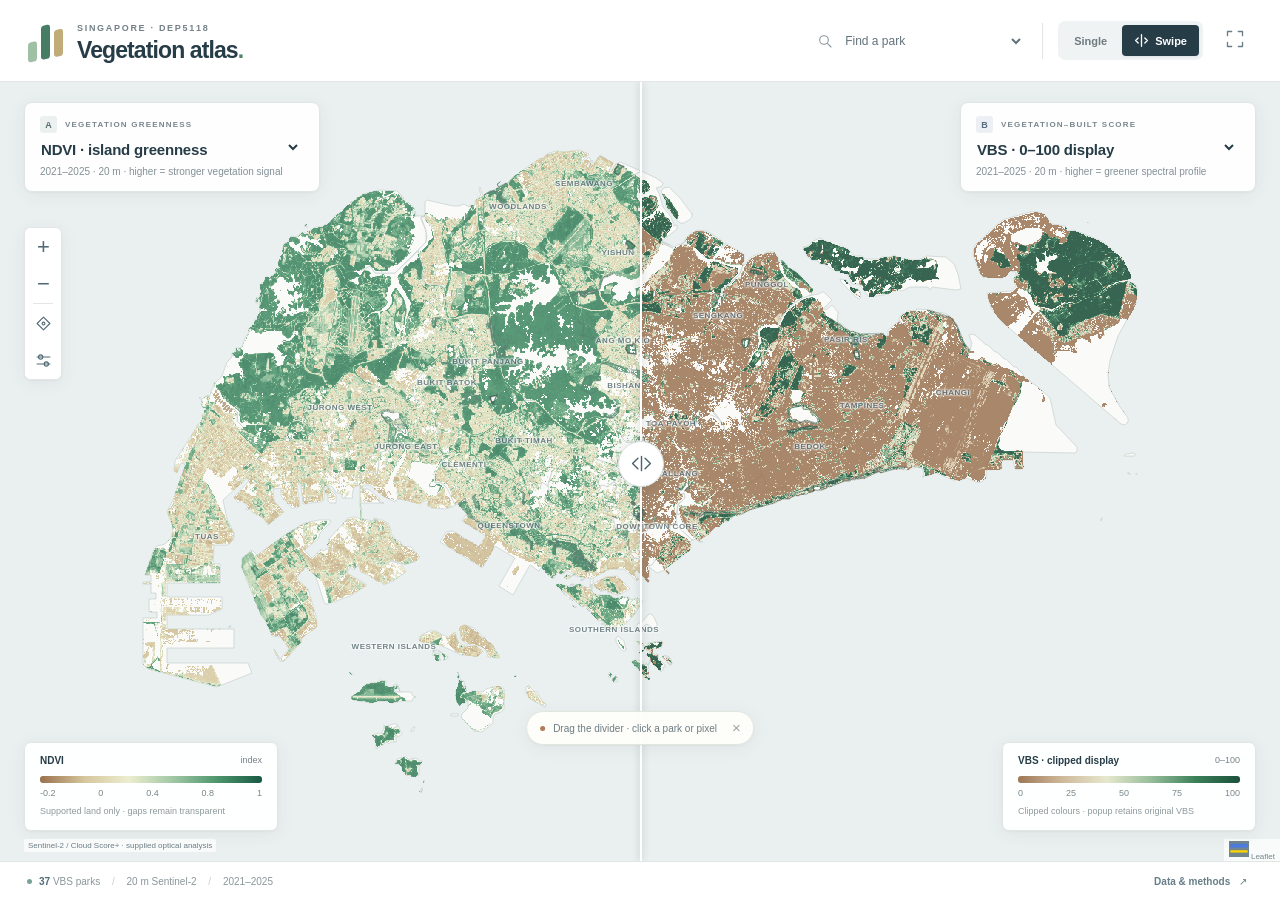
<file: maps/optical/index.html>
<!doctype html>
<html lang="en">
<head>
  <meta charset="utf-8">
  <meta name="viewport" content="width=device-width, initial-scale=1">
  <meta name="description" content="Compare Singapore NDVI, NDBI and vegetation-built spectral scores at 20 m with an interactive swipe map.">
  <title>Singapore Vegetation Atlas</title>
  <link rel="stylesheet" href="vendor/leaflet/leaflet.css">
  <link rel="stylesheet" href="style.css">
</head>
<body>
  <div class="atlas" id="atlas">
    <header class="app-header">
      <div class="brand"><span class="brand-icon" aria-hidden="true"><i></i><i></i><i></i></span><div><span class="eyebrow">SINGAPORE · DEP5118</span><h1>Vegetation atlas<span class="title-dot">.</span></h1></div></div>
      <div class="header-actions">
        <label class="park-finder"><svg viewBox="0 0 24 24" aria-hidden="true"><circle cx="10.5" cy="10.5" r="6.5"/><path d="m16 16 5 5"/></svg><select id="park-search" aria-label="Find a park"><option value="">Find a park</option></select></label>
        <div class="mode-switch" role="group" aria-label="Map display mode"><button id="single-mode" type="button" aria-pressed="false">Single</button><button id="swipe-mode" class="active" type="button" aria-pressed="true"><svg viewBox="0 0 18 18" aria-hidden="true"><path d="M9 2v14M5 6 2 9l3 3M13 6l3 3-3 3"/></svg>Swipe</button></div>
        <button class="icon-button" id="fullscreen" aria-label="Enter fullscreen" title="Fullscreen"><svg viewBox="0 0 24 24" aria-hidden="true"><path d="M8 3H3v5m13-5h5v5M3 16v5h5m13-5v5h-5"/></svg></button>
      </div>
    </header>

    <main class="map-stage" id="map-stage">
      <div id="map" aria-label="Interactive Singapore NDVI, NDBI and VBS map"></div>
      <div id="loading" class="loading"><span class="spinner"></span>Preparing the atlas…</div>
      <div class="map-selectors">
        <section class="layer-card left-card" aria-label="Left map layer"><div class="layer-label"><span class="side-tag">A</span><span id="left-category">VEGETATION GREENNESS</span></div><label class="sr-only" for="left-layer">Left layer</label><select id="left-layer"></select><div class="layer-caption" id="left-caption"></div></section>
        <section class="layer-card right-card" aria-label="Right map layer"><div class="layer-label"><span class="side-tag">B</span><span id="right-category">VEGETATION–BUILT SCORE</span></div><label class="sr-only" for="right-layer">Right layer</label><select id="right-layer"></select><div class="layer-caption" id="right-caption"></div></section>
      </div>

      <div class="map-tools"><button id="zoom-in" title="Zoom in" aria-label="Zoom in">+</button><button id="zoom-out" title="Zoom out" aria-label="Zoom out">−</button><span></span><button id="reset-view" title="Show Singapore" aria-label="Show all of Singapore"><svg viewBox="0 0 24 24" aria-hidden="true"><path d="m12 3 9 9-9 9-9-9Z"/><circle cx="12" cy="12" r="2"/></svg></button><button id="options-button" title="Map options" aria-label="Map options" aria-expanded="false"><svg viewBox="0 0 24 24" aria-hidden="true"><path d="M3 7h18M3 17h18"/><circle cx="8" cy="7" r="3"/><circle cx="16" cy="17" r="3"/></svg></button></div>

      <aside id="options-panel" class="options-panel" hidden>
        <div class="panel-heading"><strong>Map options</strong><button id="close-options" aria-label="Close map options">×</button></div>
        <label class="control-label" for="opacity">Layer opacity <output id="opacity-value">82%</output></label><input id="opacity" type="range" min="15" max="100" value="82">
        <label class="control-label" for="basemap">Basemap</label><select id="basemap"><option value="light">Light</option><option value="dark">Dark</option><option value="none">Plain</option></select>
        <label class="check-control"><input type="checkbox" id="park-outlines" checked><span>Show park boundaries</span></label>
        <label class="check-control"><input type="checkbox" id="shortlist-only"><span>Original 9 shortlisted parks only</span></label>
        <div class="control-label presets-label">Quick comparisons</div><button class="preset" data-left="ndvi" data-right="ndbi">NDVI ↔ NDBI <span>↗</span></button><button class="preset" data-left="ndvi" data-right="vbs">NDVI ↔ VBS <span>↗</span></button><button class="preset" data-left="vbs" data-right="vbs-raw">VBS display ↔ original scale <span>↗</span></button>
      </aside>

      <div id="swipe-divider" class="swipe-divider"><button id="swipe-handle" class="swipe-handle" role="slider" aria-label="Swipe comparison divider" aria-valuemin="0" aria-valuemax="100" aria-valuenow="50" aria-orientation="horizontal"><svg viewBox="0 0 28 24" aria-hidden="true"><path d="m10 6-6 6 6 6m8-12 6 6-6 6M14 4v16"/></svg></button></div>
      <div class="map-hint" id="map-hint"><span class="hint-dot"></span><span id="hint-text">Drag the divider · click a park or pixel</span><button id="dismiss-hint" aria-label="Dismiss map hint">×</button></div>

      <section class="legend legend-left" id="legend-left" aria-label="Left layer legend"></section>
      <section class="legend legend-right" id="legend-right" aria-label="Right layer legend"></section>
      <div class="map-credit">Sentinel-2 / Cloud Score+ · supplied optical analysis</div>
      <div class="map-status" id="map-status" role="status" aria-live="polite"></div>
    </main>

    <footer class="app-footer"><span><span class="small-dot"></span><b>37</b> VBS parks <span class="footer-separator">/</span> 20 m Sentinel-2 <span class="footer-separator">/</span> 2021–2025</span><button id="about-button">Data &amp; methods <span>↗</span></button></footer>
  </div>

  <dialog id="about-dialog"><div class="dialog-heading"><div><span class="eyebrow">DATA &amp; METHODS</span><h2>Reading this atlas</h2></div><button id="close-about" aria-label="Close data and methods">×</button></div><div class="dialog-body">
    <div class="method-row"><span class="method-badge cool">NDVI</span><div><h3>Vegetation greenness</h3><p>Sentinel-2 surface reflectance, 2021–2025, on a common 20 m grid. Higher NDVI generally indicates a stronger vegetation signal. The fixed map range is −0.2 to 1.0.</p></div></div>
    <div class="method-row"><span class="method-badge warm">NDBI</span><div><h3>Built-surface spectral signal</h3><p>Higher NDBI indicates a stronger built or bare-surface spectral signal. NDBI is not a building-area percentage and can respond to bare soil. Its fixed map range is −0.7 to 0.7.</p></div></div>
    <div class="method-row"><span class="method-badge cool">VBS</span><div><h3>One formula, two display ranges</h3><p>100 × [0.5 × N(NDVI) + 0.5 × (1 − N(NDBI))]. The normalization reference is the original 37 supported park averages. Higher means greener with a weaker built-surface signal. Island pixels can fall outside this reference: the supplied raw VBS spans −222.78 to 169.12. About 65.6% of supported pixels fall outside 0–100.</p><p style="margin-top:8px">The 0–100 view clips colours at the endpoints; the original-scale view displays −225 to 175. Both use the same underlying score. Pixel popups retain the raw VBS. No island-specific normalization has been fitted.</p></div></div>
    <div class="method-row"><span class="method-badge cool">QA</span><div><h3>Observation support</h3><p>At least 3 clear days per qualifying quarter, 3 quarters per qualifying year, and 3 qualifying land years for the main island rasters. All 17 tiles completed. Main results support 93.76% of the planning mask after excluding dominant water. Low-support areas and water remain transparent in the index layers; the coverage layer distinguishes them.</p></div></div>
    <div class="method-row"><span class="method-badge cool">PARKS</span><div><h3>37 scored parks · 48 boundaries</h3><p>Existing park values and eligible-year lists are copied unchanged. Park eligibility uses its original area-coverage rules. Consequently, pixel-supported island means and the original park summaries need not match exactly. Eleven parks have no supported VBS; blank values remain unavailable.</p></div></div>
    <p class="method-note">NDVI and NDBI share the NIR band; VBS combines related indicators and is not independent evidence. These results describe spectral vegetation–built characteristics. They do not measure shade, thermal comfort or user experience.</p>
    <div class="method-links"><a href="data/park_vegetation_building_scores.csv" download>Download park values ↓</a><a href="data/annual_index_statistics.csv" download>Annual support ↓</a><a href="data/metadata.json" target="_blank" rel="noopener">Data provenance ↗</a><a href="https://developers.google.com/earth-engine/datasets/catalog/COPERNICUS_S2_SR_HARMONIZED" target="_blank" rel="noopener">Sentinel-2 source ↗</a></div>
  </div></dialog>
  <script src="vendor/leaflet/leaflet.js"></script>
  <script src="app.js"></script>
  <script src="../embed-host.js"></script>
</body>
</html>
</file>
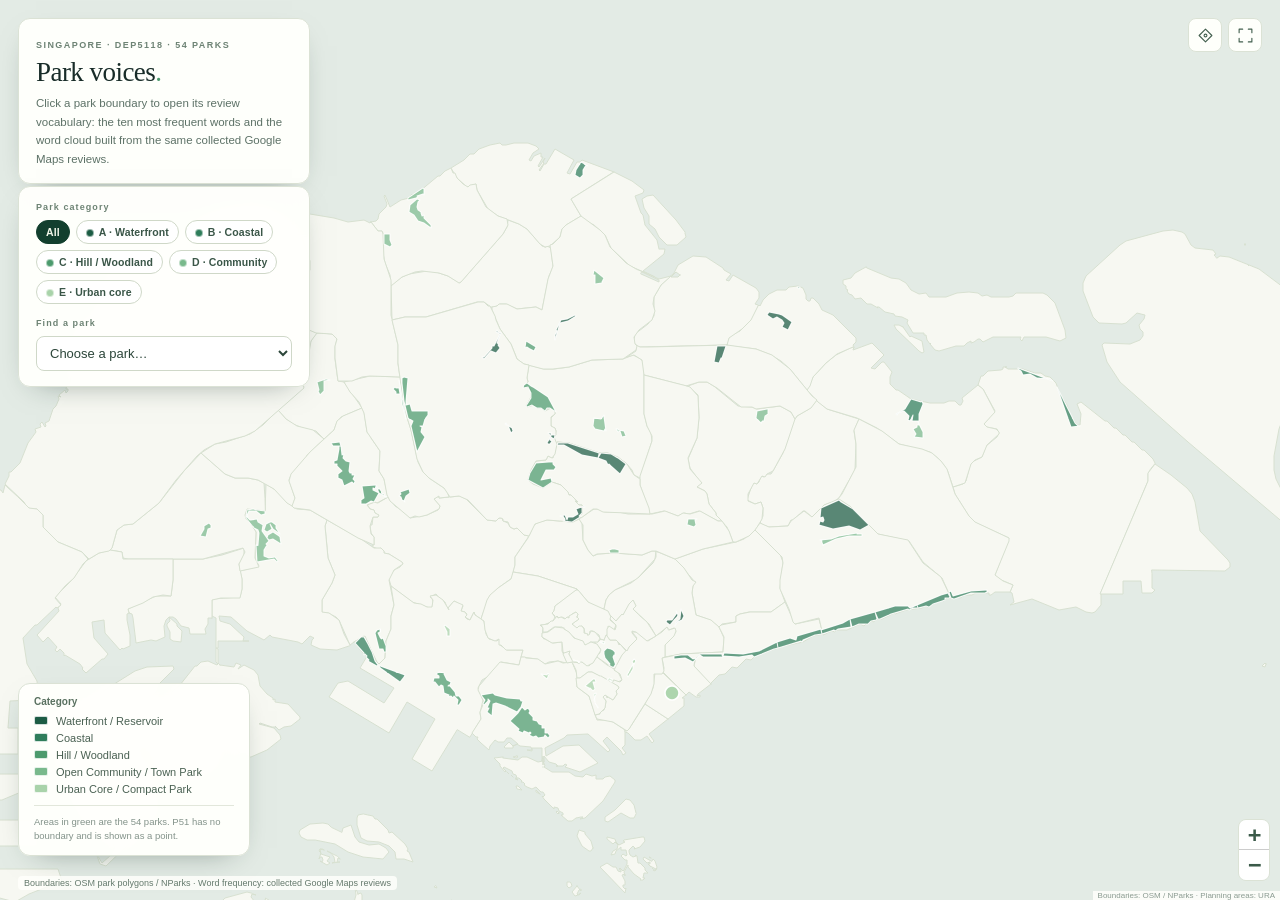
<file: maps/parks/index.html>
<!doctype html>
<html lang="en">

<head>
  <meta charset="utf-8">
  <meta name="viewport" content="width=device-width, initial-scale=1">
  <meta name="description" content="All 54 Singapore parks on one map: click a park to see its most frequent review words as a pie chart and the word cloud built from its Google Maps reviews.">
  <title>Park Voices · 54 Singapore Parks</title>
  <link rel="stylesheet" href="vendor/leaflet/leaflet.css">
  <link rel="stylesheet" href="style.css">
</head>

<body>
  <div class="atlas" id="atlas">
    <main class="map-stage">
      <div id="map" aria-label="Map of the 54 Singapore parks with review word frequency"></div>

      <section class="panel title-panel" aria-label="About this map">
        <span class="eyebrow">SINGAPORE · DEP5118 · 54 PARKS</span>
        <h1>Park voices<span class="dot">.</span></h1>
        <p>Click a park boundary to open its review vocabulary: the ten most frequent words and the word cloud built
          from the same collected Google Maps reviews.</p>
      </section>

      <section class="panel filter-panel" aria-label="Filters">
        <div class="filter-title">Park category</div>
        <div class="button-group" id="category-buttons"></div>
        <div class="filter-title">Find a park</div>
        <label class="select-wrap">
          <span class="sr-only">Choose a park</span>
          <select id="park-select"></select>
        </label>
      </section>

      <section class="panel legend" id="legend" aria-label="Legend">
        <div class="legend-title">Category</div>
        <div id="legend-items"></div>
        <div class="legend-note">Areas in green are the 54 parks. P51 has no boundary and is shown as a point.</div>
      </section>

      <div class="map-tools">
        <button id="reset-view" type="button" title="Show all of Singapore" aria-label="Show all of Singapore">
          <svg viewBox="0 0 24 24" aria-hidden="true"><path d="m12 3 9 9-9 9-9-9Z"/><circle cx="12" cy="12" r="2"/></svg>
        </button>
        <button id="fullscreen" type="button" title="Fullscreen" aria-label="Enter fullscreen">
          <svg viewBox="0 0 24 24" aria-hidden="true"><path d="M8 3H3v5m13-5h5v5M3 16v5h5m13-5v5h-5"/></svg>
        </button>
      </div>

      <div class="map-credit">Boundaries: OSM park polygons / NParks · Word frequency: collected Google Maps reviews</div>
      <div class="map-status" id="map-status" role="status" aria-live="polite"></div>

      <aside class="detail" id="detail" hidden aria-label="Park detail">
        <button class="detail-close" id="detail-close" type="button" aria-label="Close park detail">×</button>
        <div class="detail-scroll">
          <div class="detail-head">
            <span class="detail-id" id="detail-id">P01</span>
            <h2 id="detail-name">Park</h2>
            <p class="detail-cat" id="detail-cat"></p>
            <p class="detail-stats" id="detail-stats"></p>
          </div>

          <figure class="detail-cloud" id="detail-cloud">
            <img id="detail-cloud-img" alt="" loading="lazy">
            <figcaption>Word cloud built from this park's collected review text.</figcaption>
          </figure>

          <div class="detail-chart" id="detail-chart">
            <div class="chart-head">
              <h3>Most frequent words</h3>
              <span id="detail-total"></span>
            </div>
            <div class="chart-body">
              <svg id="detail-pie" viewBox="0 0 300 300" role="img" aria-labelledby="detail-pie-title">
                <title id="detail-pie-title">Pie chart of the ten most frequent words</title>
              </svg>
              <ol class="pie-legend" id="detail-legend"></ol>
            </div>
            <p class="detail-note" id="detail-note">Top 10 words, with every remaining term summed as
              <b>Others</b>. Shares use all counted mentions, so the slices total 100%.
            </p>
          </div>

          <p class="detail-empty" id="detail-empty" hidden>No reviews were collected for this park, so there is no
            word frequency or word cloud.</p>

          <p class="detail-source">Frequency counts terms in the sampled review text. Size is not sentiment —
            “crowded” and “peaceful” are both just counts. Reviews are self-selected and unevenly distributed between
            parks.</p>
        </div>
      </aside>
    </main>
  </div>

  <script src="vendor/leaflet/leaflet.js"></script>
  <script src="app.js"></script>
  <script src="../embed-host.js"></script>
</body>

</html>
</file>
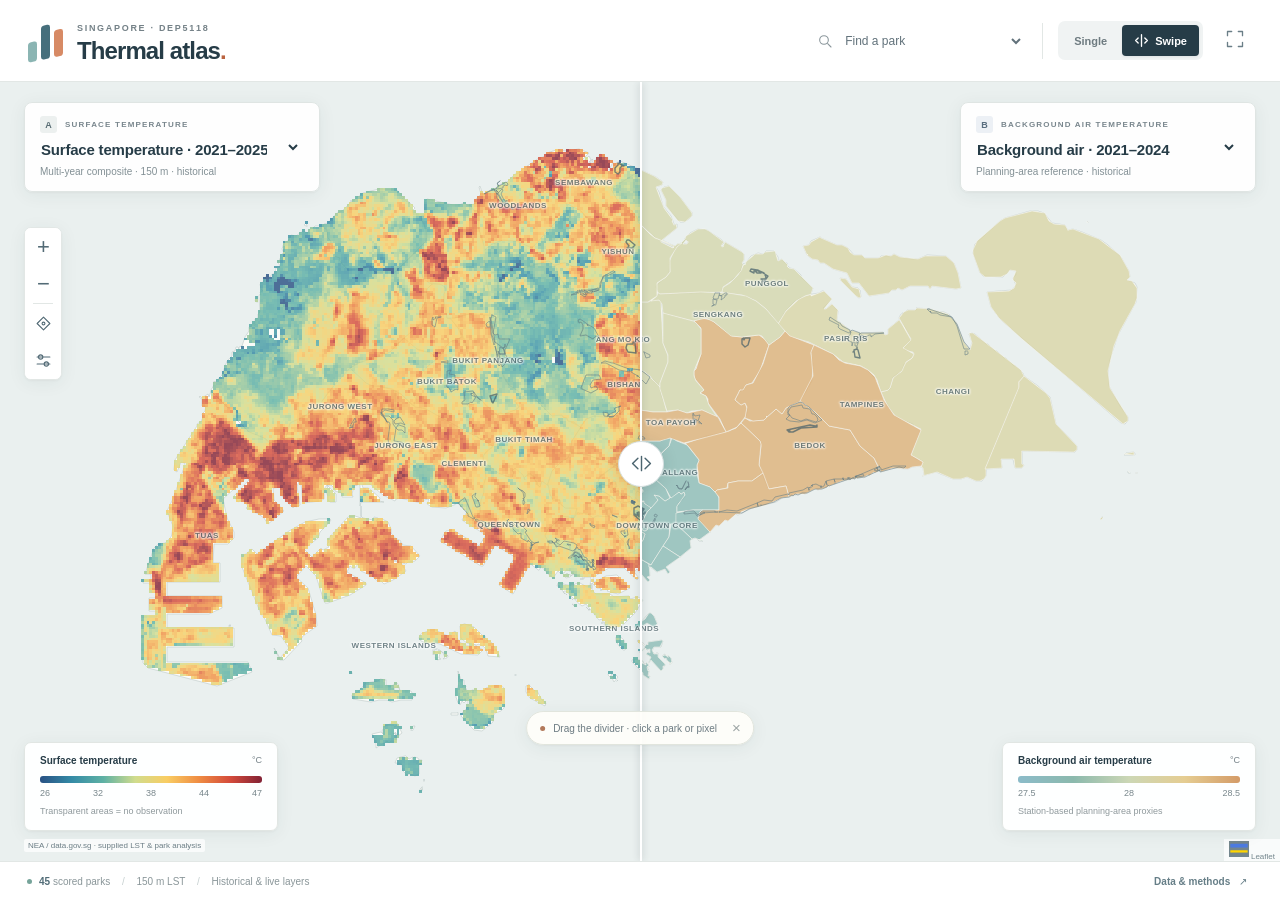
<file: maps/thermal/index.html>
<!doctype html>
<html lang="en">
<head>
  <meta charset="utf-8">
  <meta name="viewport" content="width=device-width, initial-scale=1">
  <meta name="description" content="Explore Singapore's surface temperature, background air temperature and park heat scores with an interactive swipe map.">
  <title>Singapore Thermal Atlas</title>
  <link rel="stylesheet" href="vendor/leaflet/leaflet.css">
  <link rel="stylesheet" href="style.css">
</head>
<body>
  <div class="atlas" id="atlas">
    <header class="app-header">
      <div class="brand"><span class="brand-icon" aria-hidden="true"><i></i><i></i><i></i></span><div><span class="eyebrow">SINGAPORE · DEP5118</span><h1>Thermal atlas<span class="title-dot">.</span></h1></div></div>
      <div class="header-actions">
        <label class="park-finder"><svg viewBox="0 0 24 24" aria-hidden="true"><circle cx="10.5" cy="10.5" r="6.5"/><path d="m16 16 5 5"/></svg><select id="park-search" aria-label="Find a park"><option value="">Find a park</option></select></label>
        <div class="mode-switch" role="group" aria-label="Map display mode"><button id="single-mode" type="button" aria-pressed="false">Single</button><button id="swipe-mode" class="active" type="button" aria-pressed="true"><svg viewBox="0 0 18 18" aria-hidden="true"><path d="M9 2v14M5 6 2 9l3 3M13 6l3 3-3 3"/></svg>Swipe</button></div>
        <button class="icon-button" id="fullscreen" aria-label="Enter fullscreen" title="Fullscreen"><svg viewBox="0 0 24 24" aria-hidden="true"><path d="M8 3H3v5m13-5h5v5M3 16v5h5m13-5v5h-5"/></svg></button>
      </div>
    </header>

    <main class="map-stage" id="map-stage">
      <div id="map" aria-label="Interactive Singapore temperature map"></div>
      <div id="loading" class="loading"><span class="spinner"></span>Preparing the atlas…</div>
      <div class="map-selectors">
        <section class="layer-card left-card" aria-label="Left map layer"><div class="layer-label"><span class="side-tag">A</span><span id="left-category">SURFACE TEMPERATURE</span></div><label class="sr-only" for="left-layer">Left layer</label><select id="left-layer"></select><div class="layer-caption" id="left-caption"></div></section>
        <section class="layer-card right-card" aria-label="Right map layer"><div class="layer-label"><span class="side-tag">B</span><span id="right-category">BACKGROUND AIR</span></div><label class="sr-only" for="right-layer">Right layer</label><select id="right-layer"></select><div class="layer-caption" id="right-caption"></div></section>
      </div>

      <div class="map-tools"><button id="zoom-in" title="Zoom in" aria-label="Zoom in">+</button><button id="zoom-out" title="Zoom out" aria-label="Zoom out">−</button><span></span><button id="reset-view" title="Show Singapore" aria-label="Show all of Singapore"><svg viewBox="0 0 24 24" aria-hidden="true"><path d="m12 3 9 9-9 9-9-9Z"/><circle cx="12" cy="12" r="2"/></svg></button><button id="options-button" title="Map options" aria-label="Map options" aria-expanded="false"><svg viewBox="0 0 24 24" aria-hidden="true"><path d="M3 7h18M3 17h18"/><circle cx="8" cy="7" r="3"/><circle cx="16" cy="17" r="3"/></svg></button></div>

      <aside id="options-panel" class="options-panel" hidden>
        <div class="panel-heading"><strong>Map options</strong><button id="close-options" aria-label="Close map options">×</button></div>
        <label class="control-label" for="opacity">Layer opacity <output id="opacity-value">82%</output></label><input id="opacity" type="range" min="15" max="100" value="82">
        <label class="control-label" for="basemap">Basemap</label><select id="basemap"><option value="light">Light</option><option value="dark">Dark</option><option value="none">Plain</option></select>
        <label class="check-control"><input type="checkbox" id="park-outlines" checked><span>Show park boundaries</span></label>
        <label class="check-control"><input type="checkbox" id="shortlist-only"><span>Original 9 shortlisted parks only</span></label>
        <div class="control-label presets-label">Quick comparisons</div><button class="preset" data-left="lst" data-right="air">Surface ↔ background air <span>↗</span></button><button class="preset" data-left="lst" data-right="heat">Surface ↔ park heat score <span>↗</span></button><button class="preset" data-left="lst-2021" data-right="lst-2025">2021 ↔ 2025 surface temperature <span>↗</span></button>
      </aside>

      <div id="swipe-divider" class="swipe-divider"><button id="swipe-handle" class="swipe-handle" role="slider" aria-label="Swipe comparison divider" aria-valuemin="0" aria-valuemax="100" aria-valuenow="50" aria-orientation="horizontal"><svg viewBox="0 0 28 24" aria-hidden="true"><path d="m10 6-6 6 6 6m8-12 6 6-6 6M14 4v16"/></svg></button></div>
      <div class="map-hint" id="map-hint"><span class="hint-dot"></span><span id="hint-text">Drag the divider · click a park or pixel</span><button id="dismiss-hint" aria-label="Dismiss map hint">×</button></div>

      <section class="legend legend-left" id="legend-left" aria-label="Left layer legend"></section>
      <section class="legend legend-right" id="legend-right" aria-label="Right layer legend"></section>
      <div class="map-credit">NEA / data.gov.sg · supplied LST &amp; park analysis</div>
      <div class="map-status" id="map-status" role="status" aria-live="polite"></div>
    </main>

    <footer class="app-footer"><span><span class="small-dot"></span><b>45</b> scored parks <span class="footer-separator">/</span> 150 m LST <span class="footer-separator">/</span> Historical &amp; live layers</span><button id="about-button">Data &amp; methods <span>↗</span></button></footer>
  </div>

  <dialog id="about-dialog"><div class="dialog-heading"><div><span class="eyebrow">DATA &amp; METHODS</span><h2>Reading this atlas</h2></div><button id="close-about" aria-label="Close data and methods">×</button></div><div class="dialog-body">
    <div class="method-row"><span class="method-badge warm">LST</span><div><h3>Surface temperature · 2021–2025</h3><p>The supplied U5K interim composite and five annual rasters, at 150 m. The web display uses nearest-neighbour reprojection with transparent NoData; it does not fill observation gaps. Colours share a fixed 26–47°C scale. View the source observation-year counts by clicking a composite pixel.</p></div></div>
    <div class="method-row"><span class="method-badge cool">AIR</span><div><h3>Background air · 2021–2024</h3><p>Calendar-month-balanced historical station means assigned to planning areas. Areas without an eligible local station use the documented nearest-station proxy. This is a background reference, not a continuous measured air-temperature surface.</p></div></div>
    <div class="method-row"><span class="method-badge warm">0–100</span><div><h3>Park heat score · 45 supported parks</h3><p>100 × [0.5 × normalized park LST + 0.5 × normalized background air]. Scores are copied unchanged from the supplied result, using its fixed 45-park reference cohort. Higher means relatively hotter. The two input periods differ. Unsupported values remain unavailable.</p></div></div>
    <div class="method-row"><span class="method-badge cool">LIVE</span><div><h3>Latest station air readings</h3><p>NEA station observations from the public data.gov.sg API, refreshed every five minutes while the layer is open. The actual observation time is always shown. A labelled saved snapshot may be used if the API is unavailable; readings are never interpolated or used to recalculate historical scores.</p></div></div>
    <p class="method-note">Surface temperature and air temperature measure different things. Their map legends use different ranges. Park scores are relative indicators; they do not measure thermal comfort or prove a cooling effect. Annual maps may also differ in seasonal observation support.</p>
    <div class="method-links"><a href="data/park_temperature_scores.csv" download>Download park values ↓</a><a href="data/metadata.json" target="_blank" rel="noopener">Data provenance ↗</a><a href="https://data.gov.sg/datasets/d_66b77726bbae1b33f218db60ff5861f0/view" target="_blank" rel="noopener">NEA source ↗</a></div>
  </div></dialog>
  <script src="vendor/leaflet/leaflet.js"></script>
  <script src="app.js"></script>
  <script src="../embed-host.js"></script>
</body>
</html>
</file>
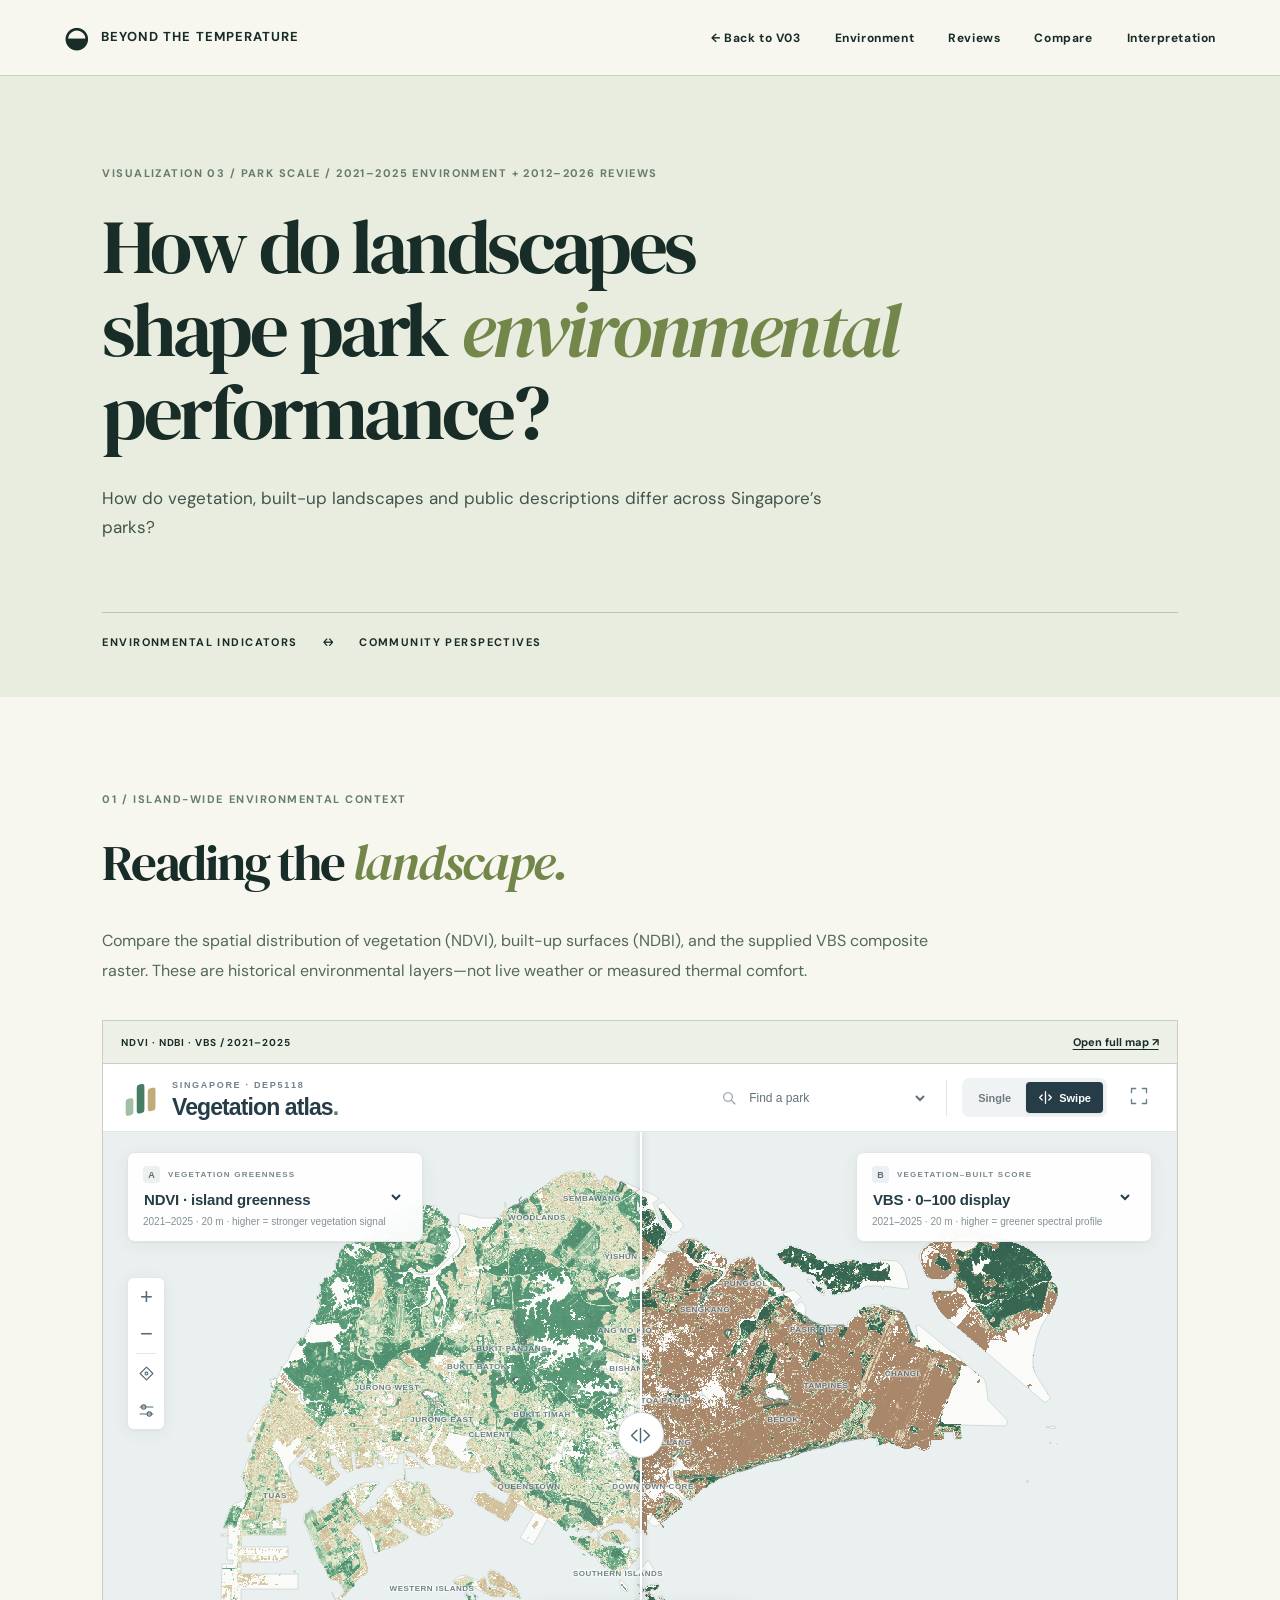
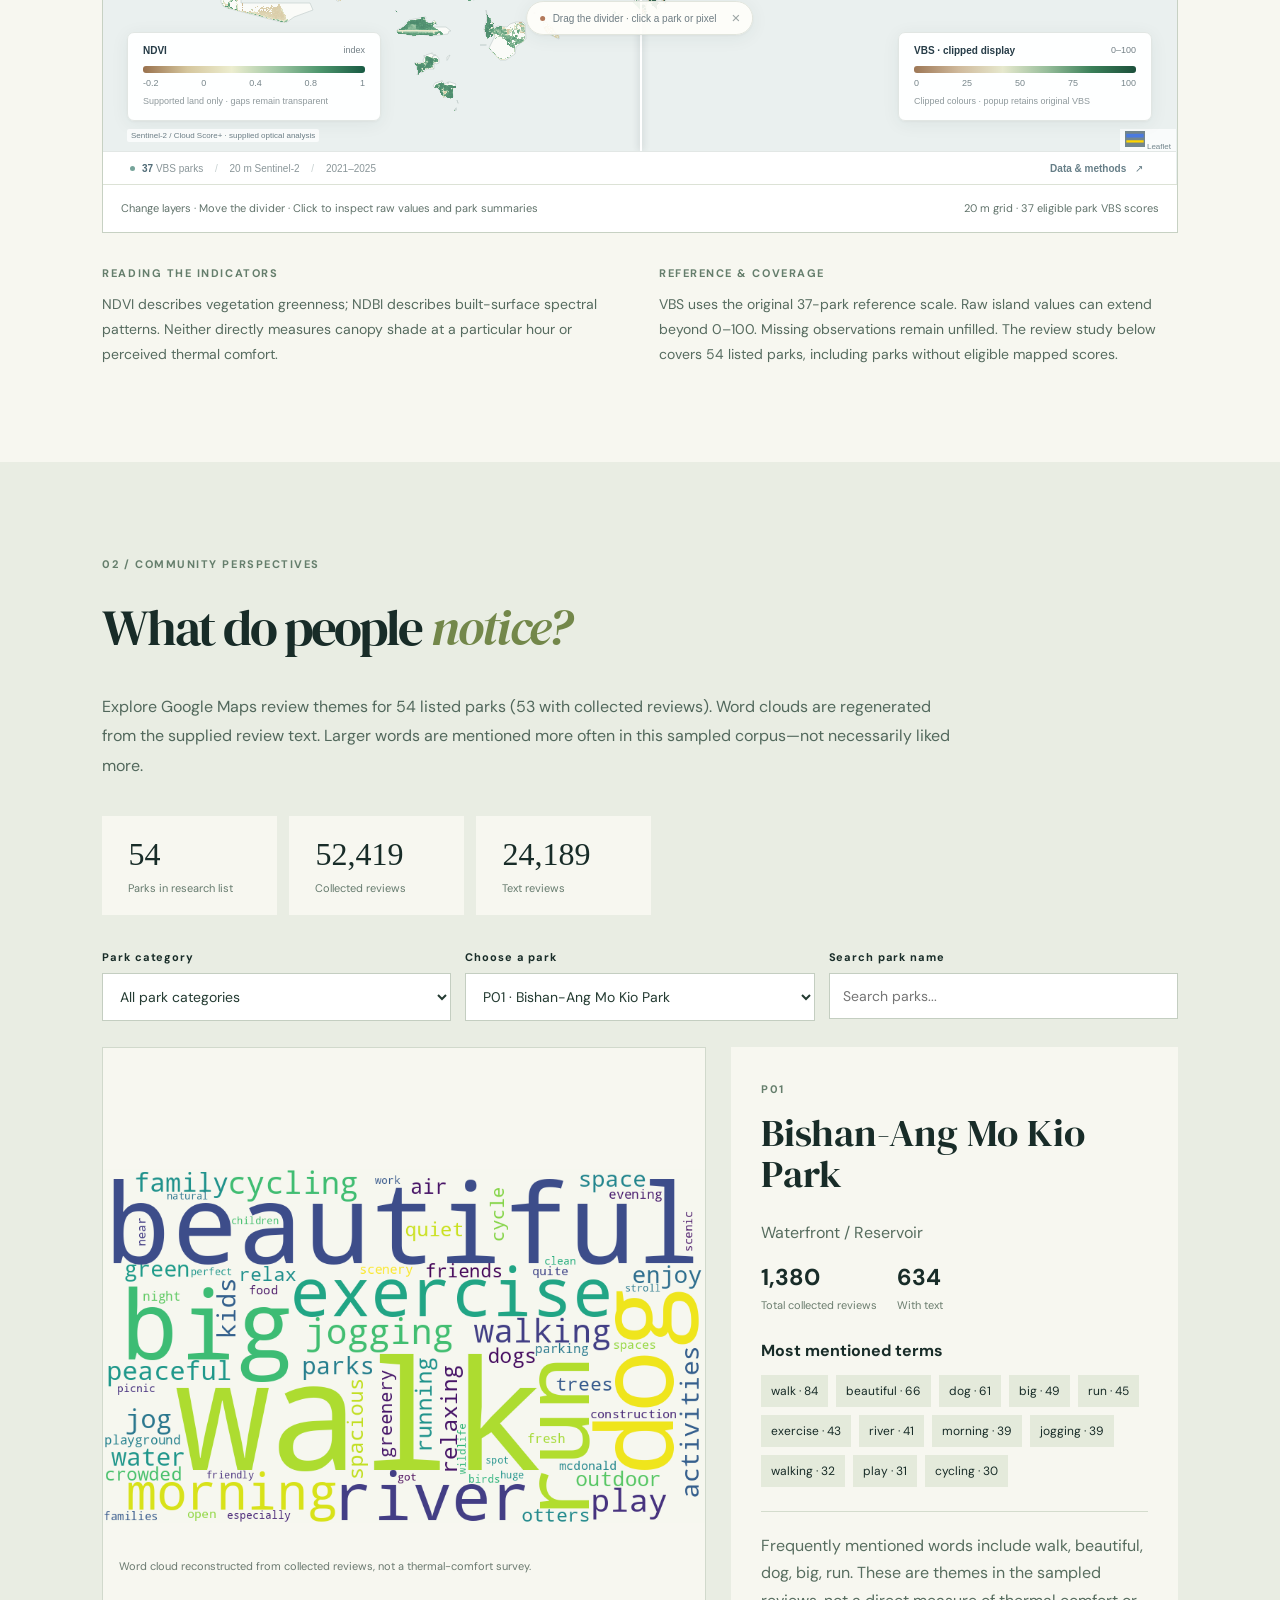
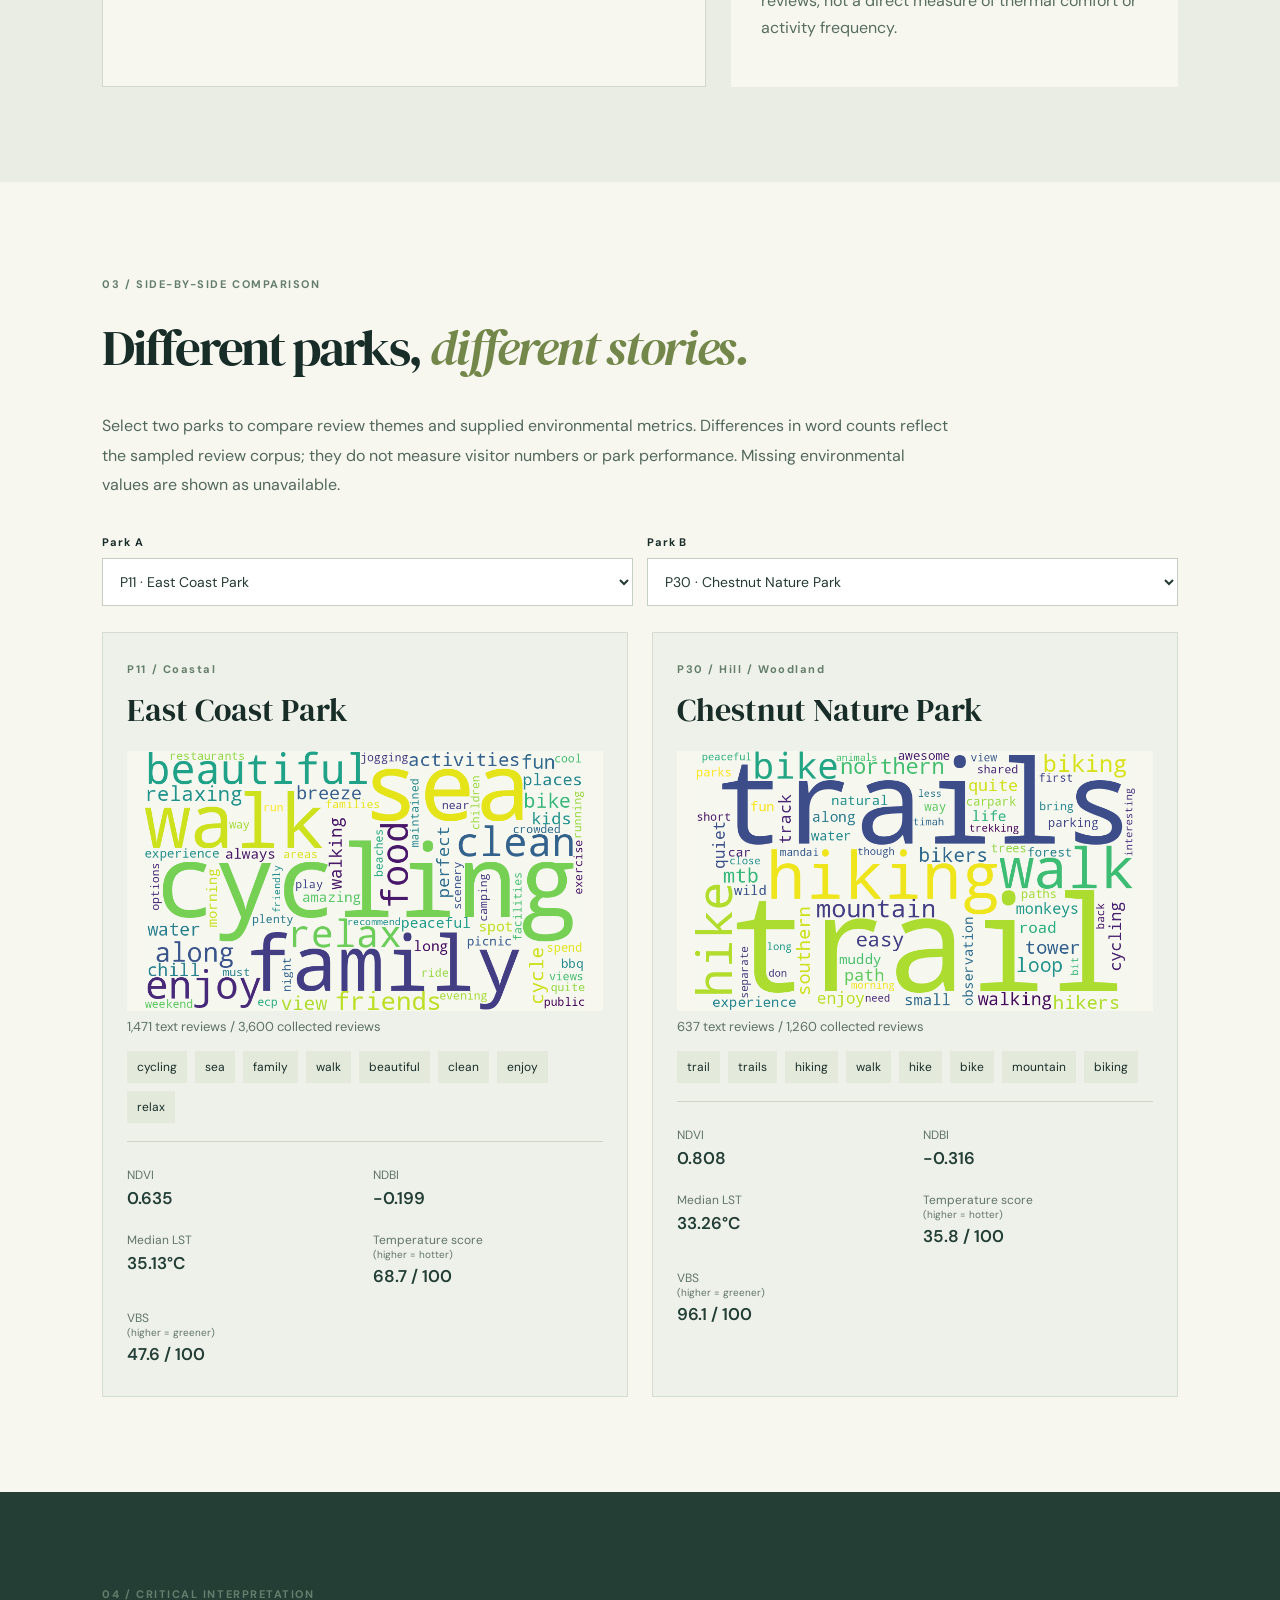
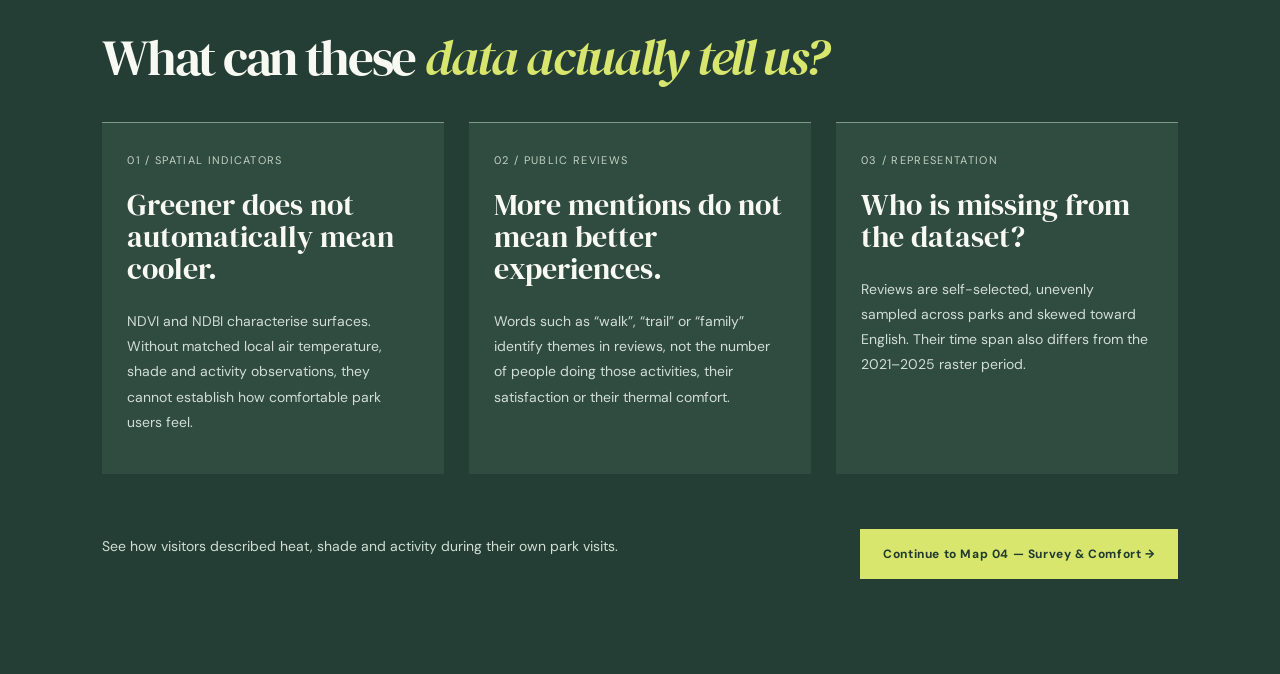
<file: visualization03.html>
<!DOCTYPE html>
<html lang="en">

<head>
    <meta charset="UTF-8">
    <meta name="viewport" content="width=device-width, initial-scale=1.0">
    <title>V03 | Park Environment & Community Perspectives</title>
    <link rel="stylesheet" href="css/style.css">
    <link rel="stylesheet" href="css/visualization03.css">
  <link rel="stylesheet" href="css/maps.css">
</head>

<body>
    <header class="nav"><a href="index.html" class="brand"><span class="brandmark">◒</span> BEYOND THE TEMPERATURE</a>
        <nav><a href="index.html#v3">← Back to V03</a><a href="#environment">Environment</a><a
                href="#reviews">Reviews</a><a href="#compare">Compare</a><a
                href="#reflection">Interpretation</a></nav>
        <button id="menu" aria-label="Toggle navigation">☰</button>
    </header>
    <main>
        <section class="v03-hero">
            <div class="eyebrow">VISUALIZATION 03 / PARK SCALE / 2021–2025 ENVIRONMENT + 2012–2026 REVIEWS</div>
            <h1>
                How do landscapes<br>
                shape park <em>environmental</em><br>
                performance?
            </h1>
            <p class="lead">How do vegetation, built-up landscapes and public descriptions differ across Singapore’s
                parks?</p>
            <div class="v03-hero-bottom"><span>ENVIRONMENTAL INDICATORS</span><span>↔</span><span>COMMUNITY
                    PERSPECTIVES</span></div>
        </section>
        <section class="v03-section" id="environment">
            <div class="v03-section-label">01 / ISLAND-WIDE ENVIRONMENTAL CONTEXT</div>
            <h2>Reading the <em>landscape.</em></h2>
            <p class="v03-intro">Compare the spatial distribution of vegetation (NDVI), built-up surfaces (NDBI), and
                the supplied VBS composite raster. These are historical environmental layers—not live weather or
                measured thermal comfort.</p>
            <figure class="map-embed detail-map" aria-label="Vegetation and built-form visualization">
                <div class="embed-bar"><span>NDVI · NDBI · VBS / 2021–2025</span><a href="maps/optical/index.html?left=ndvi&amp;right=vbs&amp;mode=swipe" target="_blank" rel="noopener">Open full map ↗</a></div>
                <iframe id="environment-map" class="atlas-frame" src="maps/optical/index.html?embed=1&amp;left=ndvi&amp;right=vbs&amp;mode=swipe&amp;split=50&amp;opacity=88"
                    title="Singapore vegetation atlas — compare NDVI, NDBI and VBS" loading="lazy" allow="fullscreen" allowfullscreen></iframe>
                <figcaption><span>Change layers · Move the divider · Click to inspect raw values and park summaries</span><span>20 m grid · 37 eligible park VBS scores</span></figcaption>
            </figure>
            <div class="environment-notes">
                <div><span class="micro">READING THE INDICATORS</span><p>NDVI describes vegetation greenness; NDBI describes built-surface spectral patterns. Neither directly measures canopy shade at a particular hour or perceived thermal comfort.</p></div>
                <div><span class="micro">REFERENCE &amp; COVERAGE</span><p>VBS uses the original 37-park reference scale. Raw island values can extend beyond 0–100. Missing observations remain unfilled. The review study below covers 54 listed parks, including parks without eligible mapped scores.</p></div>
            </div>
        </section>
        <section class="v03-section tinted" id="reviews">
            <div class="v03-section-label">02 / COMMUNITY PERSPECTIVES</div>
            <h2>What do people <em>notice?</em></h2>
            <p class="v03-intro">Explore Google Maps review themes for 54 listed parks (53 with collected reviews). Word
                clouds are regenerated from the supplied review text. Larger words are mentioned more often in this
                sampled corpus—not necessarily liked more.</p>
            <div class="v03-metrics">
                <div><strong id="totalParks">54</strong><span>Parks in research list</span></div>
                <div><strong id="totalReviews">52,419</strong><span>Collected reviews</span></div>
                <div><strong id="totalTexts">24,189</strong><span>Text reviews</span></div>
            </div>
            <div class="filters"><label>Park category<select id="categoryFilter">
                        <option value="all">All park categories</option>
                    </select></label><label>Choose a park<select id="parkSelect"></select></label><label>Search park
                    name<input id="parkSearch" type="search" placeholder="Search parks..."></label></div>
            <div class="review-layout">
                <figure class="cloud-frame"><img id="cloudImage" alt="Selected park word cloud">
                    <figcaption>Word cloud reconstructed from collected reviews, not a thermal-comfort survey.
                    </figcaption>
                </figure>
                <div class="park-info"><span class="micro" id="parkId">P01</span>
                    <h3 id="parkName">Choose a park</h3>
                    <p id="parkCategory"></p>
                    <div class="park-stats">
                        <div><b id="parkReviewCount">—</b><span>Total collected reviews</span></div>
                        <div><b id="parkTextCount">—</b><span>With text</span></div>
                    </div>
                    <h4>Most mentioned terms</h4>
                    <div class="keyword-list" id="keywords"></div>
                    <p class="interpretation" id="parkInterpretation"></p>
                </div>
            </div>
        </section>
        <section class="v03-section" id="compare">
            <div class="v03-section-label">03 / SIDE-BY-SIDE COMPARISON</div>
            <h2>Different parks, <em>different stories.</em></h2>
            <p class="v03-intro">Select two parks to compare review themes and supplied environmental metrics. Differences in word
                counts reflect the sampled review corpus; they do not measure visitor numbers or park performance.
                Missing environmental values are shown as unavailable.</p>
            <div class="compare-selectors"><label>Park A<select id="compareA"></select></label><label>Park B<select
                        id="compareB"></select></label></div>
            <div class="comparison-grid">
                <article id="compareCardA" class="comparison-card"></article>
                <article id="compareCardB" class="comparison-card"></article>
            </div>
        </section>
        <section class="v03-section reflection-v03" id="reflection">
            <div class="v03-section-label">04 / CRITICAL INTERPRETATION</div>
            <h2>What can these <em>data actually tell us?</em></h2>
            <div class="reflection-cards">
                <article><span>01 / SPATIAL INDICATORS</span>
                    <h3>Greener does not automatically mean cooler.</h3>
                    <p>NDVI and NDBI characterise surfaces. Without matched local air temperature, shade and activity
                        observations, they cannot establish how comfortable park users feel.</p>
                </article>
                <article><span>02 / PUBLIC REVIEWS</span>
                    <h3>More mentions do not mean better experiences.</h3>
                    <p>Words such as “walk”, “trail” or “family” identify themes in reviews, not the number of people
                        doing those activities, their satisfaction or their thermal comfort.</p>
                </article>
                <article><span>03 / REPRESENTATION</span>
                    <h3>Who is missing from the dataset?</h3>
                    <p>Reviews are self-selected, unevenly sampled across parks and skewed toward English. Their time
                        span also differs from the 2021–2025 raster period.</p>
                </article>
            </div>
            <div class="v03-outro">
                <p>See how visitors described heat, shade and activity during their own park visits.</p><a
                    class="button" href="index.html#v4">Continue to Map 04 — Survey &amp; Comfort
                    →</a>
            </div>
        </section>
    </main>
    <script src="js/main.js"></script>
    <script src="js/maps.js"></script>
    <script src="js/visualization03.js"></script>
</body>

</html>
</file>
<file: maps/optical/vendor/leaflet/leaflet.css>
/* required styles */

.leaflet-pane,
.leaflet-tile,
.leaflet-marker-icon,
.leaflet-marker-shadow,
.leaflet-tile-container,
.leaflet-pane > svg,
.leaflet-pane > canvas,
.leaflet-zoom-box,
.leaflet-image-layer,
.leaflet-layer {
	position: absolute;
	left: 0;
	top: 0;
	}
.leaflet-container {
	overflow: hidden;
	}
.leaflet-tile,
.leaflet-marker-icon,
.leaflet-marker-shadow {
	-webkit-user-select: none;
	   -moz-user-select: none;
	        user-select: none;
	  -webkit-user-drag: none;
	}
/* Prevents IE11 from highlighting tiles in blue */
.leaflet-tile::selection {
	background: transparent;
}
/* Safari renders non-retina tile on retina better with this, but Chrome is worse */
.leaflet-safari .leaflet-tile {
	image-rendering: -webkit-optimize-contrast;
	}
/* hack that prevents hw layers "stretching" when loading new tiles */
.leaflet-safari .leaflet-tile-container {
	width: 1600px;
	height: 1600px;
	-webkit-transform-origin: 0 0;
	}
.leaflet-marker-icon,
.leaflet-marker-shadow {
	display: block;
	}
/* .leaflet-container svg: reset svg max-width decleration shipped in Joomla! (joomla.org) 3.x */
/* .leaflet-container img: map is broken in FF if you have max-width: 100% on tiles */
.leaflet-container .leaflet-overlay-pane svg {
	max-width: none !important;
	max-height: none !important;
	}
.leaflet-container .leaflet-marker-pane img,
.leaflet-container .leaflet-shadow-pane img,
.leaflet-container .leaflet-tile-pane img,
.leaflet-container img.leaflet-image-layer,
.leaflet-container .leaflet-tile {
	max-width: none !important;
	max-height: none !important;
	width: auto;
	padding: 0;
	}

.leaflet-container img.leaflet-tile {
	/* See: https://bugs.chromium.org/p/chromium/issues/detail?id=600120 */
	mix-blend-mode: plus-lighter;
}

.leaflet-container.leaflet-touch-zoom {
	-ms-touch-action: pan-x pan-y;
	touch-action: pan-x pan-y;
	}
.leaflet-container.leaflet-touch-drag {
	-ms-touch-action: pinch-zoom;
	/* Fallback for FF which doesn't support pinch-zoom */
	touch-action: none;
	touch-action: pinch-zoom;
}
.leaflet-container.leaflet-touch-drag.leaflet-touch-zoom {
	-ms-touch-action: none;
	touch-action: none;
}
.leaflet-container {
	-webkit-tap-highlight-color: transparent;
}
.leaflet-container a {
	-webkit-tap-highlight-color: rgba(51, 181, 229, 0.4);
}
.leaflet-tile {
	filter: inherit;
	visibility: hidden;
	}
.leaflet-tile-loaded {
	visibility: inherit;
	}
.leaflet-zoom-box {
	width: 0;
	height: 0;
	-moz-box-sizing: border-box;
	     box-sizing: border-box;
	z-index: 800;
	}
/* workaround for https://bugzilla.mozilla.org/show_bug.cgi?id=888319 */
.leaflet-overlay-pane svg {
	-moz-user-select: none;
	}

.leaflet-pane         { z-index: 400; }

.leaflet-tile-pane    { z-index: 200; }
.leaflet-overlay-pane { z-index: 400; }
.leaflet-shadow-pane  { z-index: 500; }
.leaflet-marker-pane  { z-index: 600; }
.leaflet-tooltip-pane   { z-index: 650; }
.leaflet-popup-pane   { z-index: 700; }

.leaflet-map-pane canvas { z-index: 100; }
.leaflet-map-pane svg    { z-index: 200; }

.leaflet-vml-shape {
	width: 1px;
	height: 1px;
	}
.lvml {
	behavior: url(#default#VML);
	display: inline-block;
	position: absolute;
	}


/* control positioning */

.leaflet-control {
	position: relative;
	z-index: 800;
	pointer-events: visiblePainted; /* IE 9-10 doesn't have auto */
	pointer-events: auto;
	}
.leaflet-top,
.leaflet-bottom {
	position: absolute;
	z-index: 1000;
	pointer-events: none;
	}
.leaflet-top {
	top: 0;
	}
.leaflet-right {
	right: 0;
	}
.leaflet-bottom {
	bottom: 0;
	}
.leaflet-left {
	left: 0;
	}
.leaflet-control {
	float: left;
	clear: both;
	}
.leaflet-right .leaflet-control {
	float: right;
	}
.leaflet-top .leaflet-control {
	margin-top: 10px;
	}
.leaflet-bottom .leaflet-control {
	margin-bottom: 10px;
	}
.leaflet-left .leaflet-control {
	margin-left: 10px;
	}
.leaflet-right .leaflet-control {
	margin-right: 10px;
	}


/* zoom and fade animations */

.leaflet-fade-anim .leaflet-popup {
	opacity: 0;
	-webkit-transition: opacity 0.2s linear;
	   -moz-transition: opacity 0.2s linear;
	        transition: opacity 0.2s linear;
	}
.leaflet-fade-anim .leaflet-map-pane .leaflet-popup {
	opacity: 1;
	}
.leaflet-zoom-animated {
	-webkit-transform-origin: 0 0;
	    -ms-transform-origin: 0 0;
	        transform-origin: 0 0;
	}
svg.leaflet-zoom-animated {
	will-change: transform;
}

.leaflet-zoom-anim .leaflet-zoom-animated {
	-webkit-transition: -webkit-transform 0.25s cubic-bezier(0,0,0.25,1);
	   -moz-transition:    -moz-transform 0.25s cubic-bezier(0,0,0.25,1);
	        transition:         transform 0.25s cubic-bezier(0,0,0.25,1);
	}
.leaflet-zoom-anim .leaflet-tile,
.leaflet-pan-anim .leaflet-tile {
	-webkit-transition: none;
	   -moz-transition: none;
	        transition: none;
	}

.leaflet-zoom-anim .leaflet-zoom-hide {
	visibility: hidden;
	}


/* cursors */

.leaflet-interactive {
	cursor: pointer;
	}
.leaflet-grab {
	cursor: -webkit-grab;
	cursor:    -moz-grab;
	cursor:         grab;
	}
.leaflet-crosshair,
.leaflet-crosshair .leaflet-interactive {
	cursor: crosshair;
	}
.leaflet-popup-pane,
.leaflet-control {
	cursor: auto;
	}
.leaflet-dragging .leaflet-grab,
.leaflet-dragging .leaflet-grab .leaflet-interactive,
.leaflet-dragging .leaflet-marker-draggable {
	cursor: move;
	cursor: -webkit-grabbing;
	cursor:    -moz-grabbing;
	cursor:         grabbing;
	}

/* marker & overlays interactivity */
.leaflet-marker-icon,
.leaflet-marker-shadow,
.leaflet-image-layer,
.leaflet-pane > svg path,
.leaflet-tile-container {
	pointer-events: none;
	}

.leaflet-marker-icon.leaflet-interactive,
.leaflet-image-layer.leaflet-interactive,
.leaflet-pane > svg path.leaflet-interactive,
svg.leaflet-image-layer.leaflet-interactive path {
	pointer-events: visiblePainted; /* IE 9-10 doesn't have auto */
	pointer-events: auto;
	}

/* visual tweaks */

.leaflet-container {
	background: #ddd;
	outline-offset: 1px;
	}
.leaflet-container a {
	color: #0078A8;
	}
.leaflet-zoom-box {
	border: 2px dotted #38f;
	background: rgba(255,255,255,0.5);
	}


/* general typography */
.leaflet-container {
	font-family: "Helvetica Neue", Arial, Helvetica, sans-serif;
	font-size: 12px;
	font-size: 0.75rem;
	line-height: 1.5;
	}


/* general toolbar styles */

.leaflet-bar {
	box-shadow: 0 1px 5px rgba(0,0,0,0.65);
	border-radius: 4px;
	}
.leaflet-bar a {
	background-color: #fff;
	border-bottom: 1px solid #ccc;
	width: 26px;
	height: 26px;
	line-height: 26px;
	display: block;
	text-align: center;
	text-decoration: none;
	color: black;
	}
.leaflet-bar a,
.leaflet-control-layers-toggle {
	background-position: 50% 50%;
	background-repeat: no-repeat;
	display: block;
	}
.leaflet-bar a:hover,
.leaflet-bar a:focus {
	background-color: #f4f4f4;
	}
.leaflet-bar a:first-child {
	border-top-left-radius: 4px;
	border-top-right-radius: 4px;
	}
.leaflet-bar a:last-child {
	border-bottom-left-radius: 4px;
	border-bottom-right-radius: 4px;
	border-bottom: none;
	}
.leaflet-bar a.leaflet-disabled {
	cursor: default;
	background-color: #f4f4f4;
	color: #bbb;
	}

.leaflet-touch .leaflet-bar a {
	width: 30px;
	height: 30px;
	line-height: 30px;
	}
.leaflet-touch .leaflet-bar a:first-child {
	border-top-left-radius: 2px;
	border-top-right-radius: 2px;
	}
.leaflet-touch .leaflet-bar a:last-child {
	border-bottom-left-radius: 2px;
	border-bottom-right-radius: 2px;
	}

/* zoom control */

.leaflet-control-zoom-in,
.leaflet-control-zoom-out {
	font: bold 18px 'Lucida Console', Monaco, monospace;
	text-indent: 1px;
	}

.leaflet-touch .leaflet-control-zoom-in, .leaflet-touch .leaflet-control-zoom-out  {
	font-size: 22px;
	}


/* layers control */

.leaflet-control-layers {
	box-shadow: 0 1px 5px rgba(0,0,0,0.4);
	background: #fff;
	border-radius: 5px;
	}
.leaflet-control-layers-toggle {
	background-image: url(images/layers.png);
	width: 36px;
	height: 36px;
	}
.leaflet-retina .leaflet-control-layers-toggle {
	background-image: url(images/layers-2x.png);
	background-size: 26px 26px;
	}
.leaflet-touch .leaflet-control-layers-toggle {
	width: 44px;
	height: 44px;
	}
.leaflet-control-layers .leaflet-control-layers-list,
.leaflet-control-layers-expanded .leaflet-control-layers-toggle {
	display: none;
	}
.leaflet-control-layers-expanded .leaflet-control-layers-list {
	display: block;
	position: relative;
	}
.leaflet-control-layers-expanded {
	padding: 6px 10px 6px 6px;
	color: #333;
	background: #fff;
	}
.leaflet-control-layers-scrollbar {
	overflow-y: scroll;
	overflow-x: hidden;
	padding-right: 5px;
	}
.leaflet-control-layers-selector {
	margin-top: 2px;
	position: relative;
	top: 1px;
	}
.leaflet-control-layers label {
	display: block;
	font-size: 13px;
	font-size: 1.08333em;
	}
.leaflet-control-layers-separator {
	height: 0;
	border-top: 1px solid #ddd;
	margin: 5px -10px 5px -6px;
	}

/* Default icon URLs */
.leaflet-default-icon-path { /* used only in path-guessing heuristic, see L.Icon.Default */
	background-image: url(images/marker-icon.png);
	}


/* attribution and scale controls */

.leaflet-container .leaflet-control-attribution {
	background: #fff;
	background: rgba(255, 255, 255, 0.8);
	margin: 0;
	}
.leaflet-control-attribution,
.leaflet-control-scale-line {
	padding: 0 5px;
	color: #333;
	line-height: 1.4;
	}
.leaflet-control-attribution a {
	text-decoration: none;
	}
.leaflet-control-attribution a:hover,
.leaflet-control-attribution a:focus {
	text-decoration: underline;
	}
.leaflet-attribution-flag {
	display: inline !important;
	vertical-align: baseline !important;
	width: 1em;
	height: 0.6669em;
	}
.leaflet-left .leaflet-control-scale {
	margin-left: 5px;
	}
.leaflet-bottom .leaflet-control-scale {
	margin-bottom: 5px;
	}
.leaflet-control-scale-line {
	border: 2px solid #777;
	border-top: none;
	line-height: 1.1;
	padding: 2px 5px 1px;
	white-space: nowrap;
	-moz-box-sizing: border-box;
	     box-sizing: border-box;
	background: rgba(255, 255, 255, 0.8);
	text-shadow: 1px 1px #fff;
	}
.leaflet-control-scale-line:not(:first-child) {
	border-top: 2px solid #777;
	border-bottom: none;
	margin-top: -2px;
	}
.leaflet-control-scale-line:not(:first-child):not(:last-child) {
	border-bottom: 2px solid #777;
	}

.leaflet-touch .leaflet-control-attribution,
.leaflet-touch .leaflet-control-layers,
.leaflet-touch .leaflet-bar {
	box-shadow: none;
	}
.leaflet-touch .leaflet-control-layers,
.leaflet-touch .leaflet-bar {
	border: 2px solid rgba(0,0,0,0.2);
	background-clip: padding-box;
	}


/* popup */

.leaflet-popup {
	position: absolute;
	text-align: center;
	margin-bottom: 20px;
	}
.leaflet-popup-content-wrapper {
	padding: 1px;
	text-align: left;
	border-radius: 12px;
	}
.leaflet-popup-content {
	margin: 13px 24px 13px 20px;
	line-height: 1.3;
	font-size: 13px;
	font-size: 1.08333em;
	min-height: 1px;
	}
.leaflet-popup-content p {
	margin: 17px 0;
	margin: 1.3em 0;
	}
.leaflet-popup-tip-container {
	width: 40px;
	height: 20px;
	position: absolute;
	left: 50%;
	margin-top: -1px;
	margin-left: -20px;
	overflow: hidden;
	pointer-events: none;
	}
.leaflet-popup-tip {
	width: 17px;
	height: 17px;
	padding: 1px;

	margin: -10px auto 0;
	pointer-events: auto;

	-webkit-transform: rotate(45deg);
	   -moz-transform: rotate(45deg);
	    -ms-transform: rotate(45deg);
	        transform: rotate(45deg);
	}
.leaflet-popup-content-wrapper,
.leaflet-popup-tip {
	background: white;
	color: #333;
	box-shadow: 0 3px 14px rgba(0,0,0,0.4);
	}
.leaflet-container a.leaflet-popup-close-button {
	position: absolute;
	top: 0;
	right: 0;
	border: none;
	text-align: center;
	width: 24px;
	height: 24px;
	font: 16px/24px Tahoma, Verdana, sans-serif;
	color: #757575;
	text-decoration: none;
	background: transparent;
	}
.leaflet-container a.leaflet-popup-close-button:hover,
.leaflet-container a.leaflet-popup-close-button:focus {
	color: #585858;
	}
.leaflet-popup-scrolled {
	overflow: auto;
	}

.leaflet-oldie .leaflet-popup-content-wrapper {
	-ms-zoom: 1;
	}
.leaflet-oldie .leaflet-popup-tip {
	width: 24px;
	margin: 0 auto;

	-ms-filter: "progid:DXImageTransform.Microsoft.Matrix(M11=0.70710678, M12=0.70710678, M21=-0.70710678, M22=0.70710678)";
	filter: progid:DXImageTransform.Microsoft.Matrix(M11=0.70710678, M12=0.70710678, M21=-0.70710678, M22=0.70710678);
	}

.leaflet-oldie .leaflet-control-zoom,
.leaflet-oldie .leaflet-control-layers,
.leaflet-oldie .leaflet-popup-content-wrapper,
.leaflet-oldie .leaflet-popup-tip {
	border: 1px solid #999;
	}


/* div icon */

.leaflet-div-icon {
	background: #fff;
	border: 1px solid #666;
	}


/* Tooltip */
/* Base styles for the element that has a tooltip */
.leaflet-tooltip {
	position: absolute;
	padding: 6px;
	background-color: #fff;
	border: 1px solid #fff;
	border-radius: 3px;
	color: #222;
	white-space: nowrap;
	-webkit-user-select: none;
	-moz-user-select: none;
	-ms-user-select: none;
	user-select: none;
	pointer-events: none;
	box-shadow: 0 1px 3px rgba(0,0,0,0.4);
	}
.leaflet-tooltip.leaflet-interactive {
	cursor: pointer;
	pointer-events: auto;
	}
.leaflet-tooltip-top:before,
.leaflet-tooltip-bottom:before,
.leaflet-tooltip-left:before,
.leaflet-tooltip-right:before {
	position: absolute;
	pointer-events: none;
	border: 6px solid transparent;
	background: transparent;
	content: "";
	}

/* Directions */

.leaflet-tooltip-bottom {
	margin-top: 6px;
}
.leaflet-tooltip-top {
	margin-top: -6px;
}
.leaflet-tooltip-bottom:before,
.leaflet-tooltip-top:before {
	left: 50%;
	margin-left: -6px;
	}
.leaflet-tooltip-top:before {
	bottom: 0;
	margin-bottom: -12px;
	border-top-color: #fff;
	}
.leaflet-tooltip-bottom:before {
	top: 0;
	margin-top: -12px;
	margin-left: -6px;
	border-bottom-color: #fff;
	}
.leaflet-tooltip-left {
	margin-left: -6px;
}
.leaflet-tooltip-right {
	margin-left: 6px;
}
.leaflet-tooltip-left:before,
.leaflet-tooltip-right:before {
	top: 50%;
	margin-top: -6px;
	}
.leaflet-tooltip-left:before {
	right: 0;
	margin-right: -12px;
	border-left-color: #fff;
	}
.leaflet-tooltip-right:before {
	left: 0;
	margin-left: -12px;
	border-right-color: #fff;
	}

/* Printing */

@media print {
	/* Prevent printers from removing background-images of controls. */
	.leaflet-control {
		-webkit-print-color-adjust: exact;
		print-color-adjust: exact;
		}
	}
</file>
<file: maps/optical/style.css>
:root{--ink:#263c47;--muted:#748187;--paper:#f7f8f5;--line:#e2e7e5;--accent:#528465;--blue:#386e62;--shadow:0 3px 18px #263c4710,0 1px 3px #263c470b;font-family:Inter,Aptos,"Segoe UI",sans-serif;color:var(--ink);font-synthesis:none}
*{box-sizing:border-box}html,body{width:100%;height:100%;margin:0}body{background:var(--paper)}button,select,input{font:inherit}button,select{cursor:pointer}button{color:inherit}button:focus-visible,select:focus-visible,input:focus-visible,a:focus-visible{outline:3px solid #4486b1;outline-offset:3px}button:disabled{cursor:default;opacity:.5}button svg{pointer-events:none}svg:not(.leaflet-zoom-animated){width:20px;height:20px;fill:none;stroke:currentColor;stroke-width:1.6;stroke-linecap:round;stroke-linejoin:round}.atlas{height:100dvh;min-height:500px;display:flex;flex-direction:column;overflow:hidden}.app-header{height:82px;flex-shrink:0;display:flex;justify-content:space-between;align-items:center;padding:0 28px;border-bottom:1px solid var(--line);gap:20px;background:#fff}.brand{display:flex;align-items:center;gap:13px}.brand-icon{width:36px;height:38px;display:flex;align-items:flex-end;gap:4px;transform:skewY(-12deg)}.brand-icon i{display:block;width:9px;border-radius:3px}.brand-icon i:nth-child(1){height:20px;background:#a0c0a5}.brand-icon i:nth-child(2){height:34px;background:#477d65}.brand-icon i:nth-child(3){height:27px;background:#c0ac78}.eyebrow{font-size:9px;font-weight:700;letter-spacing:1.7px;color:var(--muted)}h1{font-size:24px;font-weight:650;letter-spacing:-.9px;margin:3px 0 0;line-height:1.1}.title-dot{color:var(--accent)}.header-actions{display:flex;align-items:center;gap:15px}.park-finder{display:flex;align-items:center;border-right:1px solid var(--line);padding-right:18px;gap:6px}.park-finder svg{width:16px;color:#8a969b}.park-finder select{border:0;background:transparent;font-size:12px;max-width:185px;color:#62727b;padding:10px 2px}.mode-switch{display:flex;background:#f0f3f3;padding:4px;border-radius:7px;gap:3px}.mode-switch button{border:0;background:transparent;color:#6e7b80;font-size:11px;font-weight:600;padding:8px 12px;border-radius:4px;display:flex;align-items:center;gap:6px}.mode-switch .active{color:#fff;background:var(--ink);box-shadow:0 1px 3px #10202e15}.mode-switch svg{width:15px;height:15px}.icon-button{border:0;background:none;padding:7px;color:#6a7e87}.map-stage{position:relative;flex:1;min-height:0;background:#eaf0ef;overflow:hidden}#map{height:100%;width:100%;z-index:0;background:#eaf0ef}.map-selectors{position:absolute;top:20px;left:24px;right:24px;display:flex;justify-content:space-between;pointer-events:none;z-index:450;gap:60px}.layer-card{width:296px;background:#ffffffed;padding:13px 15px 12px;border:1px solid #dfe5e3;border-radius:8px;box-shadow:var(--shadow);pointer-events:auto;backdrop-filter:blur(12px)}.layer-label{display:flex;align-items:center;gap:8px;font-size:8px;font-weight:700;letter-spacing:1.2px;color:#79868d}.side-tag{display:inline-flex;align-items:center;justify-content:center;width:17px;height:17px;background:#ecf0ef;border-radius:3px;font-size:9px;letter-spacing:0;color:#586c73}.right-card .side-tag{background:#ecf0f5;color:#586d7e}.layer-card select{font-size:15px;font-weight:600;color:var(--ink);border:0;width:100%;padding:7px 18px 3px 0;background:transparent;margin-left:-3px;letter-spacing:-.2px}.layer-caption{font-size:10px;color:#839095;line-height:1.4;margin-top:3px}.map-tools{position:absolute;top:145px;left:24px;z-index:450;background:#fff;border:1px solid var(--line);border-radius:7px;box-shadow:var(--shadow);overflow:hidden;width:38px;display:flex;flex-direction:column}.map-tools button{border:0;background:white;font-size:22px;width:37px;height:37px;display:flex;align-items:center;justify-content:center;color:#536b76}.map-tools button:hover{background:#f0f3f3}.map-tools span{height:1px;background:var(--line);margin:1px 8px}.map-tools button svg{width:17px;height:17px}.swipe-divider{position:absolute;z-index:440;top:0;bottom:0;left:50%;width:2px;background:#fff;box-shadow:0 0 7px #28394250;pointer-events:none}.swipe-handle{position:absolute;top:49%;left:1px;transform:translate(-50%,-50%);width:46px;height:46px;background:#fff;border:1px solid #d5dedf;border-radius:50%;box-shadow:0 2px 16px #263c4722;display:flex;align-items:center;justify-content:center;pointer-events:auto;cursor:ew-resize;touch-action:none}.swipe-handle svg{width:25px;height:25px;stroke:#4c6570}.map-hint{z-index:450;position:absolute;bottom:116px;left:50%;transform:translateX(-50%);display:flex;align-items:center;gap:8px;padding:9px 10px 9px 13px;border-radius:30px;background:#fffefae8;border:1px solid #e1e5dd;font-size:10px;color:#6d7c83;white-space:nowrap;box-shadow:var(--shadow)}.hint-dot{width:5px;height:5px;background:#b2795b;border-radius:50%}.map-hint button{border:0;background:none;color:#9ba4a4;padding:0 2px 0 7px;font-size:15px;line-height:14px}.legend{position:absolute;z-index:450;bottom:30px;width:254px;background:#fffffff2;border:1px solid #e1e6e3;border-radius:7px;padding:12px 15px;box-shadow:var(--shadow);backdrop-filter:blur(12px)}.legend-left{left:24px}.legend-right{right:24px}.legend-top{display:flex;align-items:center;justify-content:space-between;font-size:10px;font-weight:650;gap:10px}.legend-unit{font-size:9px;font-weight:500;color:var(--muted);white-space:nowrap}.legend-gradient{height:7px;margin:10px 0 5px;border-radius:3px}.legend-labels{display:flex;justify-content:space-between;font-size:9px;color:#78878c}.legend-note{font-size:9px;color:#8e999c;margin-top:7px;line-height:1.45}.legend-empty{display:flex;gap:5px;align-items:center}.empty-key{width:8px;height:8px;border:1px solid #a8b5b9;background:repeating-linear-gradient(45deg,#e4e8e7 0 2px,#fff 2px 4px);border-radius:2px}.map-credit{position:absolute;bottom:9px;left:24px;z-index:450;font-size:8px;color:#6b7d85;background:#ffffffb8;border-radius:2px;padding:2px 4px;pointer-events:none}.app-footer{height:39px;flex-shrink:0;display:flex;align-items:center;justify-content:space-between;padding:0 27px;font-size:10px;color:#8a9699;border-top:1px solid var(--line);background:#fff;gap:15px}.app-footer b{font-weight:600;color:#516c77}.small-dot{display:inline-block;width:5px;height:5px;border-radius:50%;background:#76a49a;margin-right:7px;vertical-align:middle}.footer-separator{color:#c6d0d0;margin:0 9px}.app-footer button{border:0;background:none;font-size:10px;font-weight:600;color:#667e87;white-space:nowrap}.app-footer button span{margin-left:6px}.options-panel{position:absolute;left:74px;top:145px;width:272px;background:#fff;border:1px solid var(--line);border-radius:9px;padding:15px;z-index:470;box-shadow:0 5px 30px #263c4720}.options-panel[hidden]{display:none}.panel-heading{display:flex;justify-content:space-between;align-items:center;font-size:12px;margin-bottom:18px}.panel-heading button{border:0;background:none;font-size:20px;color:#8b999d;padding:0;line-height:14px}.control-label{font-size:10px;font-weight:600;display:flex;justify-content:space-between;margin:14px 0 7px;color:#6e8087}.control-label output{color:var(--blue);font-weight:600}.options-panel input[type=range]{width:100%;accent-color:var(--blue);cursor:pointer}.options-panel select{width:100%;border:1px solid var(--line);border-radius:5px;padding:7px;background:#f8faf9;color:#526e79;font-size:11px}.check-control{display:flex;gap:7px;align-items:center;margin:14px 0;font-size:10px;color:#657b84;cursor:pointer}.check-control input{accent-color:var(--blue)}.presets-label{padding-top:8px;border-top:1px solid var(--line)}.preset{border:1px solid var(--line);border-radius:4px;background:#fafcfb;display:flex;justify-content:space-between;width:100%;font-size:10px;padding:9px;margin-top:6px;text-align:left}.preset span{color:#80969c}.map-status{z-index:480;position:absolute;top:142px;left:50%;transform:translateX(-50%);font-size:11px;background:#fff7e5;color:#8b6627;border:1px solid #f1dfb3;padding:8px 14px;border-radius:6px;display:none;max-width:60%;text-align:center}.loading{position:absolute;inset:0;background:#f5f7f2ed;z-index:490;display:flex;gap:10px;align-items:center;justify-content:center;font-size:13px;color:#6c7f84}.spinner{width:17px;height:17px;border:2px solid #dbe6e3;border-top-color:#5c8989;border-radius:50%;animation:spin .8s linear infinite}@keyframes spin{to{transform:rotate(360deg)}}.sr-only{position:absolute;width:1px;height:1px;padding:0;margin:-1px;overflow:hidden;clip:rect(0,0,0,0);white-space:nowrap;border:0}.leaflet-control-attribution{font:8px Inter,Aptos,"Segoe UI",sans-serif!important;color:#8a9494!important;background:#ffffffb8!important}.leaflet-control-attribution a{color:#73868d!important}.leaflet-image-layer{image-rendering:pixelated}.leaflet-container{font:12px Inter,Aptos,"Segoe UI",sans-serif}.leaflet-popup-content-wrapper{border-radius:9px;box-shadow:0 4px 30px #263c472b;padding:2px}.leaflet-popup-content{margin:15px 18px;width:260px!important}.popup-eyebrow{font-size:8px;color:#91a0a2;letter-spacing:1px;font-weight:650;margin-bottom:6px}.popup-title{font-size:16px;letter-spacing:-.3px;font-weight:650;margin:0 0 6px;color:#2c4754;line-height:1.3}.popup-subtitle{color:#859499;font-size:10px;margin:0 0 13px;line-height:1.5}.popup-score{background:#f4f5ed;border:1px solid #e7eadc;border-radius:6px;display:flex;justify-content:space-between;align-items:center;padding:10px 12px;margin-bottom:12px}.popup-score strong{font-size:23px;font-weight:600;letter-spacing:-.7px;color:#9e603f}.popup-score span{font-size:10px;color:#7e8879;line-height:1.6}.popup-rows{display:grid;grid-template-columns:1fr auto;gap:9px 12px;font-size:10px;color:#7b8e95}.popup-rows b{color:#48616c;font-weight:600;text-align:right}.popup-note{border-top:1px solid #e5eae7;padding-top:10px;margin:12px 0 0;font-size:9px;color:#98a1a2;line-height:1.6}.station-label{background:#fff;border:1px solid #e3e9e7;border-radius:20px;color:#506c76;font-size:9px;font-weight:600;padding:2px 6px;box-shadow:none}.station-dot{background:#fff;border:2px solid #cb7c54;border-radius:50%}dialog{border:1px solid #dce4df;border-radius:12px;box-shadow:0 15px 80px #142b4244;padding:0;width:620px;max-width:calc(100vw - 32px);max-height:85dvh;color:var(--ink)}dialog::backdrop{background:#213a4860;backdrop-filter:blur(3px)}.dialog-heading{display:flex;justify-content:space-between;align-items:center;padding:23px 26px 18px;border-bottom:1px solid var(--line)}.dialog-heading h2{margin:5px 0 0;font-size:23px;letter-spacing:-.6px;font-weight:600}.dialog-heading button{border:0;background:none;font-size:26px;color:#8a989d}.dialog-body{padding:22px 26px 26px}.method-row{display:flex;gap:15px;margin-bottom:22px}.method-badge{width:44px;flex-shrink:0;height:29px;display:flex;align-items:center;justify-content:center;border-radius:4px;font-size:9px;font-weight:650}.warm{background:#f8eade;color:#b47b54}.cool{background:#e5eff0;color:#567e8c}.method-row h3{font-size:12px;margin:0 0 6px;font-weight:600}.method-row p{font-size:11px;line-height:1.8;margin:0;color:#7a8a91}.method-note{background:#f6f7f3;border:1px solid #e7ebe2;border-radius:6px;padding:13px;font-size:10px;line-height:1.8;color:#7c887c}.method-links{display:flex;flex-wrap:wrap;gap:15px;margin-top:18px}.method-links a{font-size:10px;color:#497186;text-decoration:none}.single .right-card,.single .legend-right,.single .swipe-divider{display:none}.single .left-card{width:310px}.embed .app-header{height:68px;padding:0 20px}.embed h1{font-size:21px}.embed .app-footer{height:33px}.embed .brand-icon{transform:scale(.85) skewY(-12deg)}
@media(max-width:760px){.app-header{height:73px;padding:0 16px;gap:10px}h1{font-size:20px}.eyebrow{font-size:7px;letter-spacing:1.3px}.brand{gap:9px}.brand-icon{width:27px;gap:3px}.brand-icon i{width:7px}.header-actions{gap:6px}.park-finder{display:none}.mode-switch button{padding:7px 9px;font-size:10px}.mode-switch svg{display:none}.icon-button svg{width:17px}.map-selectors{top:14px;left:13px;right:13px;gap:20px}.layer-card{width:calc(50% - 10px);padding:10px 11px}.layer-card select{font-size:12px;padding-top:7px}.layer-label{font-size:6.5px;letter-spacing:.7px;gap:5px}.side-tag{width:14px;height:14px;font-size:8px}.layer-caption{font-size:8px;min-height:22px}.map-tools{left:14px;top:141px;width:33px}.map-tools button{height:33px;width:32px}.legend{width:calc(50% - 23px);bottom:30px;padding:10px}.legend-left{left:13px}.legend-right{right:13px}.legend-top{font-size:9px;align-items:flex-start;gap:4px}.legend-unit{font-size:8px}.legend-note{font-size:8px}.legend-labels{font-size:8px}.map-hint{font-size:8px;bottom:125px;max-width:90%;padding:8px 10px}.map-credit{left:13px;font-size:6px;bottom:11px}.app-footer{padding:0 14px;font-size:8px}.footer-separator{margin:0 4px}.app-footer button{font-size:8px}.swipe-handle{width:39px;height:39px}.swipe-handle svg{width:22px}.options-panel{left:56px;top:141px;width:250px}.leaflet-popup-content{width:225px!important;margin:13px 15px}.map-status{font-size:9px;top:125px;max-width:90%}.single .left-card{width:245px}.single .legend-left{width:230px}.embed .app-header{padding:0 13px}.embed h1{font-size:18px}.embed .eyebrow{font-size:6px}}
@media(prefers-reduced-motion:reduce){*{scroll-behavior:auto!important}.spinner{animation:none}}
.place-label{font-size:8px;font-weight:600;letter-spacing:.5px;text-align:center;white-space:nowrap;color:#53696f;opacity:.8;text-shadow:0 1px 2px #fff,1px 0 2px #fff,-1px 0 2px #fff,0 -1px 2px #fff;pointer-events:none}.dark-basemap .place-label{color:#e2e9e7;text-shadow:0 1px 2px #1c2c35,1px 0 2px #1c2c35,-1px 0 2px #1c2c35}
@media(max-width:600px){.place-label{font-size:6px;letter-spacing:.25px}.place-label-minor{display:none}}

.popup-score strong{color:#4c785b}.legend-categories{display:grid;grid-template-columns:1fr 1fr;gap:7px;font-size:9px;color:#7b8a8d;margin-top:10px}.legend-categories span{display:flex;align-items:center;gap:6px}.legend-categories i{height:8px;width:8px;display:inline-block;border-radius:2px}.popup-annual{margin-top:12px;border-top:1px solid #e4eae6;padding-top:10px}.popup-annual summary{font-size:10px;cursor:pointer;color:#6b8377}.annual-table{width:100%;border-collapse:collapse;font-size:9px;color:#74867d;margin-top:9px}.annual-table th{text-align:right;font-weight:500;padding:4px}.annual-table th:first-child,.annual-table td:first-child{text-align:left}.annual-table td{text-align:right;padding:5px 4px;border-top:1px solid #edf1ec}.annual-table .excluded{color:#a8afac}.pixel-loading{padding:10px 0;color:#829087;font-size:11px}.popup-range-note{margin:9px 0 0;font-size:9px;line-height:1.6;color:#9b7c55}.atlas h1{font-size:23px}@media(max-width:760px){.atlas h1{font-size:18px}.embed .brand{gap:5px}.embed h1{font-size:17px}.legend-categories{font-size:8px;gap:5px}}
.leaflet-popup-content{max-height:350px;overflow-y:auto;scrollbar-width:thin}

.annual-caption{font-size:10px;color:#6b8377;margin:0 0 5px}
</file>
<file: maps/parks/vendor/leaflet/leaflet.css>
/* required styles */

.leaflet-pane,
.leaflet-tile,
.leaflet-marker-icon,
.leaflet-marker-shadow,
.leaflet-tile-container,
.leaflet-pane > svg,
.leaflet-pane > canvas,
.leaflet-zoom-box,
.leaflet-image-layer,
.leaflet-layer {
	position: absolute;
	left: 0;
	top: 0;
	}
.leaflet-container {
	overflow: hidden;
	}
.leaflet-tile,
.leaflet-marker-icon,
.leaflet-marker-shadow {
	-webkit-user-select: none;
	   -moz-user-select: none;
	        user-select: none;
	  -webkit-user-drag: none;
	}
/* Prevents IE11 from highlighting tiles in blue */
.leaflet-tile::selection {
	background: transparent;
}
/* Safari renders non-retina tile on retina better with this, but Chrome is worse */
.leaflet-safari .leaflet-tile {
	image-rendering: -webkit-optimize-contrast;
	}
/* hack that prevents hw layers "stretching" when loading new tiles */
.leaflet-safari .leaflet-tile-container {
	width: 1600px;
	height: 1600px;
	-webkit-transform-origin: 0 0;
	}
.leaflet-marker-icon,
.leaflet-marker-shadow {
	display: block;
	}
/* .leaflet-container svg: reset svg max-width decleration shipped in Joomla! (joomla.org) 3.x */
/* .leaflet-container img: map is broken in FF if you have max-width: 100% on tiles */
.leaflet-container .leaflet-overlay-pane svg {
	max-width: none !important;
	max-height: none !important;
	}
.leaflet-container .leaflet-marker-pane img,
.leaflet-container .leaflet-shadow-pane img,
.leaflet-container .leaflet-tile-pane img,
.leaflet-container img.leaflet-image-layer,
.leaflet-container .leaflet-tile {
	max-width: none !important;
	max-height: none !important;
	width: auto;
	padding: 0;
	}

.leaflet-container img.leaflet-tile {
	/* See: https://bugs.chromium.org/p/chromium/issues/detail?id=600120 */
	mix-blend-mode: plus-lighter;
}

.leaflet-container.leaflet-touch-zoom {
	-ms-touch-action: pan-x pan-y;
	touch-action: pan-x pan-y;
	}
.leaflet-container.leaflet-touch-drag {
	-ms-touch-action: pinch-zoom;
	/* Fallback for FF which doesn't support pinch-zoom */
	touch-action: none;
	touch-action: pinch-zoom;
}
.leaflet-container.leaflet-touch-drag.leaflet-touch-zoom {
	-ms-touch-action: none;
	touch-action: none;
}
.leaflet-container {
	-webkit-tap-highlight-color: transparent;
}
.leaflet-container a {
	-webkit-tap-highlight-color: rgba(51, 181, 229, 0.4);
}
.leaflet-tile {
	filter: inherit;
	visibility: hidden;
	}
.leaflet-tile-loaded {
	visibility: inherit;
	}
.leaflet-zoom-box {
	width: 0;
	height: 0;
	-moz-box-sizing: border-box;
	     box-sizing: border-box;
	z-index: 800;
	}
/* workaround for https://bugzilla.mozilla.org/show_bug.cgi?id=888319 */
.leaflet-overlay-pane svg {
	-moz-user-select: none;
	}

.leaflet-pane         { z-index: 400; }

.leaflet-tile-pane    { z-index: 200; }
.leaflet-overlay-pane { z-index: 400; }
.leaflet-shadow-pane  { z-index: 500; }
.leaflet-marker-pane  { z-index: 600; }
.leaflet-tooltip-pane   { z-index: 650; }
.leaflet-popup-pane   { z-index: 700; }

.leaflet-map-pane canvas { z-index: 100; }
.leaflet-map-pane svg    { z-index: 200; }

.leaflet-vml-shape {
	width: 1px;
	height: 1px;
	}
.lvml {
	behavior: url(#default#VML);
	display: inline-block;
	position: absolute;
	}


/* control positioning */

.leaflet-control {
	position: relative;
	z-index: 800;
	pointer-events: visiblePainted; /* IE 9-10 doesn't have auto */
	pointer-events: auto;
	}
.leaflet-top,
.leaflet-bottom {
	position: absolute;
	z-index: 1000;
	pointer-events: none;
	}
.leaflet-top {
	top: 0;
	}
.leaflet-right {
	right: 0;
	}
.leaflet-bottom {
	bottom: 0;
	}
.leaflet-left {
	left: 0;
	}
.leaflet-control {
	float: left;
	clear: both;
	}
.leaflet-right .leaflet-control {
	float: right;
	}
.leaflet-top .leaflet-control {
	margin-top: 10px;
	}
.leaflet-bottom .leaflet-control {
	margin-bottom: 10px;
	}
.leaflet-left .leaflet-control {
	margin-left: 10px;
	}
.leaflet-right .leaflet-control {
	margin-right: 10px;
	}


/* zoom and fade animations */

.leaflet-fade-anim .leaflet-popup {
	opacity: 0;
	-webkit-transition: opacity 0.2s linear;
	   -moz-transition: opacity 0.2s linear;
	        transition: opacity 0.2s linear;
	}
.leaflet-fade-anim .leaflet-map-pane .leaflet-popup {
	opacity: 1;
	}
.leaflet-zoom-animated {
	-webkit-transform-origin: 0 0;
	    -ms-transform-origin: 0 0;
	        transform-origin: 0 0;
	}
svg.leaflet-zoom-animated {
	will-change: transform;
}

.leaflet-zoom-anim .leaflet-zoom-animated {
	-webkit-transition: -webkit-transform 0.25s cubic-bezier(0,0,0.25,1);
	   -moz-transition:    -moz-transform 0.25s cubic-bezier(0,0,0.25,1);
	        transition:         transform 0.25s cubic-bezier(0,0,0.25,1);
	}
.leaflet-zoom-anim .leaflet-tile,
.leaflet-pan-anim .leaflet-tile {
	-webkit-transition: none;
	   -moz-transition: none;
	        transition: none;
	}

.leaflet-zoom-anim .leaflet-zoom-hide {
	visibility: hidden;
	}


/* cursors */

.leaflet-interactive {
	cursor: pointer;
	}
.leaflet-grab {
	cursor: -webkit-grab;
	cursor:    -moz-grab;
	cursor:         grab;
	}
.leaflet-crosshair,
.leaflet-crosshair .leaflet-interactive {
	cursor: crosshair;
	}
.leaflet-popup-pane,
.leaflet-control {
	cursor: auto;
	}
.leaflet-dragging .leaflet-grab,
.leaflet-dragging .leaflet-grab .leaflet-interactive,
.leaflet-dragging .leaflet-marker-draggable {
	cursor: move;
	cursor: -webkit-grabbing;
	cursor:    -moz-grabbing;
	cursor:         grabbing;
	}

/* marker & overlays interactivity */
.leaflet-marker-icon,
.leaflet-marker-shadow,
.leaflet-image-layer,
.leaflet-pane > svg path,
.leaflet-tile-container {
	pointer-events: none;
	}

.leaflet-marker-icon.leaflet-interactive,
.leaflet-image-layer.leaflet-interactive,
.leaflet-pane > svg path.leaflet-interactive,
svg.leaflet-image-layer.leaflet-interactive path {
	pointer-events: visiblePainted; /* IE 9-10 doesn't have auto */
	pointer-events: auto;
	}

/* visual tweaks */

.leaflet-container {
	background: #ddd;
	outline-offset: 1px;
	}
.leaflet-container a {
	color: #0078A8;
	}
.leaflet-zoom-box {
	border: 2px dotted #38f;
	background: rgba(255,255,255,0.5);
	}


/* general typography */
.leaflet-container {
	font-family: "Helvetica Neue", Arial, Helvetica, sans-serif;
	font-size: 12px;
	font-size: 0.75rem;
	line-height: 1.5;
	}


/* general toolbar styles */

.leaflet-bar {
	box-shadow: 0 1px 5px rgba(0,0,0,0.65);
	border-radius: 4px;
	}
.leaflet-bar a {
	background-color: #fff;
	border-bottom: 1px solid #ccc;
	width: 26px;
	height: 26px;
	line-height: 26px;
	display: block;
	text-align: center;
	text-decoration: none;
	color: black;
	}
.leaflet-bar a,
.leaflet-control-layers-toggle {
	background-position: 50% 50%;
	background-repeat: no-repeat;
	display: block;
	}
.leaflet-bar a:hover,
.leaflet-bar a:focus {
	background-color: #f4f4f4;
	}
.leaflet-bar a:first-child {
	border-top-left-radius: 4px;
	border-top-right-radius: 4px;
	}
.leaflet-bar a:last-child {
	border-bottom-left-radius: 4px;
	border-bottom-right-radius: 4px;
	border-bottom: none;
	}
.leaflet-bar a.leaflet-disabled {
	cursor: default;
	background-color: #f4f4f4;
	color: #bbb;
	}

.leaflet-touch .leaflet-bar a {
	width: 30px;
	height: 30px;
	line-height: 30px;
	}
.leaflet-touch .leaflet-bar a:first-child {
	border-top-left-radius: 2px;
	border-top-right-radius: 2px;
	}
.leaflet-touch .leaflet-bar a:last-child {
	border-bottom-left-radius: 2px;
	border-bottom-right-radius: 2px;
	}

/* zoom control */

.leaflet-control-zoom-in,
.leaflet-control-zoom-out {
	font: bold 18px 'Lucida Console', Monaco, monospace;
	text-indent: 1px;
	}

.leaflet-touch .leaflet-control-zoom-in, .leaflet-touch .leaflet-control-zoom-out  {
	font-size: 22px;
	}


/* layers control */

.leaflet-control-layers {
	box-shadow: 0 1px 5px rgba(0,0,0,0.4);
	background: #fff;
	border-radius: 5px;
	}
.leaflet-control-layers-toggle {
	background-image: url(images/layers.png);
	width: 36px;
	height: 36px;
	}
.leaflet-retina .leaflet-control-layers-toggle {
	background-image: url(images/layers-2x.png);
	background-size: 26px 26px;
	}
.leaflet-touch .leaflet-control-layers-toggle {
	width: 44px;
	height: 44px;
	}
.leaflet-control-layers .leaflet-control-layers-list,
.leaflet-control-layers-expanded .leaflet-control-layers-toggle {
	display: none;
	}
.leaflet-control-layers-expanded .leaflet-control-layers-list {
	display: block;
	position: relative;
	}
.leaflet-control-layers-expanded {
	padding: 6px 10px 6px 6px;
	color: #333;
	background: #fff;
	}
.leaflet-control-layers-scrollbar {
	overflow-y: scroll;
	overflow-x: hidden;
	padding-right: 5px;
	}
.leaflet-control-layers-selector {
	margin-top: 2px;
	position: relative;
	top: 1px;
	}
.leaflet-control-layers label {
	display: block;
	font-size: 13px;
	font-size: 1.08333em;
	}
.leaflet-control-layers-separator {
	height: 0;
	border-top: 1px solid #ddd;
	margin: 5px -10px 5px -6px;
	}

/* Default icon URLs */
.leaflet-default-icon-path { /* used only in path-guessing heuristic, see L.Icon.Default */
	background-image: url(images/marker-icon.png);
	}


/* attribution and scale controls */

.leaflet-container .leaflet-control-attribution {
	background: #fff;
	background: rgba(255, 255, 255, 0.8);
	margin: 0;
	}
.leaflet-control-attribution,
.leaflet-control-scale-line {
	padding: 0 5px;
	color: #333;
	line-height: 1.4;
	}
.leaflet-control-attribution a {
	text-decoration: none;
	}
.leaflet-control-attribution a:hover,
.leaflet-control-attribution a:focus {
	text-decoration: underline;
	}
.leaflet-attribution-flag {
	display: inline !important;
	vertical-align: baseline !important;
	width: 1em;
	height: 0.6669em;
	}
.leaflet-left .leaflet-control-scale {
	margin-left: 5px;
	}
.leaflet-bottom .leaflet-control-scale {
	margin-bottom: 5px;
	}
.leaflet-control-scale-line {
	border: 2px solid #777;
	border-top: none;
	line-height: 1.1;
	padding: 2px 5px 1px;
	white-space: nowrap;
	-moz-box-sizing: border-box;
	     box-sizing: border-box;
	background: rgba(255, 255, 255, 0.8);
	text-shadow: 1px 1px #fff;
	}
.leaflet-control-scale-line:not(:first-child) {
	border-top: 2px solid #777;
	border-bottom: none;
	margin-top: -2px;
	}
.leaflet-control-scale-line:not(:first-child):not(:last-child) {
	border-bottom: 2px solid #777;
	}

.leaflet-touch .leaflet-control-attribution,
.leaflet-touch .leaflet-control-layers,
.leaflet-touch .leaflet-bar {
	box-shadow: none;
	}
.leaflet-touch .leaflet-control-layers,
.leaflet-touch .leaflet-bar {
	border: 2px solid rgba(0,0,0,0.2);
	background-clip: padding-box;
	}


/* popup */

.leaflet-popup {
	position: absolute;
	text-align: center;
	margin-bottom: 20px;
	}
.leaflet-popup-content-wrapper {
	padding: 1px;
	text-align: left;
	border-radius: 12px;
	}
.leaflet-popup-content {
	margin: 13px 24px 13px 20px;
	line-height: 1.3;
	font-size: 13px;
	font-size: 1.08333em;
	min-height: 1px;
	}
.leaflet-popup-content p {
	margin: 17px 0;
	margin: 1.3em 0;
	}
.leaflet-popup-tip-container {
	width: 40px;
	height: 20px;
	position: absolute;
	left: 50%;
	margin-top: -1px;
	margin-left: -20px;
	overflow: hidden;
	pointer-events: none;
	}
.leaflet-popup-tip {
	width: 17px;
	height: 17px;
	padding: 1px;

	margin: -10px auto 0;
	pointer-events: auto;

	-webkit-transform: rotate(45deg);
	   -moz-transform: rotate(45deg);
	    -ms-transform: rotate(45deg);
	        transform: rotate(45deg);
	}
.leaflet-popup-content-wrapper,
.leaflet-popup-tip {
	background: white;
	color: #333;
	box-shadow: 0 3px 14px rgba(0,0,0,0.4);
	}
.leaflet-container a.leaflet-popup-close-button {
	position: absolute;
	top: 0;
	right: 0;
	border: none;
	text-align: center;
	width: 24px;
	height: 24px;
	font: 16px/24px Tahoma, Verdana, sans-serif;
	color: #757575;
	text-decoration: none;
	background: transparent;
	}
.leaflet-container a.leaflet-popup-close-button:hover,
.leaflet-container a.leaflet-popup-close-button:focus {
	color: #585858;
	}
.leaflet-popup-scrolled {
	overflow: auto;
	}

.leaflet-oldie .leaflet-popup-content-wrapper {
	-ms-zoom: 1;
	}
.leaflet-oldie .leaflet-popup-tip {
	width: 24px;
	margin: 0 auto;

	-ms-filter: "progid:DXImageTransform.Microsoft.Matrix(M11=0.70710678, M12=0.70710678, M21=-0.70710678, M22=0.70710678)";
	filter: progid:DXImageTransform.Microsoft.Matrix(M11=0.70710678, M12=0.70710678, M21=-0.70710678, M22=0.70710678);
	}

.leaflet-oldie .leaflet-control-zoom,
.leaflet-oldie .leaflet-control-layers,
.leaflet-oldie .leaflet-popup-content-wrapper,
.leaflet-oldie .leaflet-popup-tip {
	border: 1px solid #999;
	}


/* div icon */

.leaflet-div-icon {
	background: #fff;
	border: 1px solid #666;
	}


/* Tooltip */
/* Base styles for the element that has a tooltip */
.leaflet-tooltip {
	position: absolute;
	padding: 6px;
	background-color: #fff;
	border: 1px solid #fff;
	border-radius: 3px;
	color: #222;
	white-space: nowrap;
	-webkit-user-select: none;
	-moz-user-select: none;
	-ms-user-select: none;
	user-select: none;
	pointer-events: none;
	box-shadow: 0 1px 3px rgba(0,0,0,0.4);
	}
.leaflet-tooltip.leaflet-interactive {
	cursor: pointer;
	pointer-events: auto;
	}
.leaflet-tooltip-top:before,
.leaflet-tooltip-bottom:before,
.leaflet-tooltip-left:before,
.leaflet-tooltip-right:before {
	position: absolute;
	pointer-events: none;
	border: 6px solid transparent;
	background: transparent;
	content: "";
	}

/* Directions */

.leaflet-tooltip-bottom {
	margin-top: 6px;
}
.leaflet-tooltip-top {
	margin-top: -6px;
}
.leaflet-tooltip-bottom:before,
.leaflet-tooltip-top:before {
	left: 50%;
	margin-left: -6px;
	}
.leaflet-tooltip-top:before {
	bottom: 0;
	margin-bottom: -12px;
	border-top-color: #fff;
	}
.leaflet-tooltip-bottom:before {
	top: 0;
	margin-top: -12px;
	margin-left: -6px;
	border-bottom-color: #fff;
	}
.leaflet-tooltip-left {
	margin-left: -6px;
}
.leaflet-tooltip-right {
	margin-left: 6px;
}
.leaflet-tooltip-left:before,
.leaflet-tooltip-right:before {
	top: 50%;
	margin-top: -6px;
	}
.leaflet-tooltip-left:before {
	right: 0;
	margin-right: -12px;
	border-left-color: #fff;
	}
.leaflet-tooltip-right:before {
	left: 0;
	margin-left: -12px;
	border-right-color: #fff;
	}

/* Printing */

@media print {
	/* Prevent printers from removing background-images of controls. */
	.leaflet-control {
		-webkit-print-color-adjust: exact;
		print-color-adjust: exact;
		}
	}
</file>
<file: maps/parks/style.css>
﻿/* Park Voices 鈥?54 Singapore parks, review word frequency map.
   Green-only palette, layered over a light local basemap. */
:root {
  --ink: #182c28;
  --deep: #123f2e;
  --mid: #2f6b52;
  --leaf: #4c9a6d;
  --mint: #a9d3aa;
  --paper: #f7f7f0;
  --cream: #e9ede3;
  --line: #cbd1c5;
  --lime: #d8e66e;
  --shadow: 0 10px 30px -18px rgba(18, 44, 34, .55);
  --cat-a: #1c5c44;
  --cat-b: #2f7d5b;
  --cat-c: #4c9a6d;
  --cat-d: #79b98c;
  --cat-e: #a9d3aa;
}

* { box-sizing: border-box; }
html, body { width: 100%; height: 100%; margin: 0; }
body {
  background: #e3ebe5;
  color: var(--ink);
  font-family: 'DM Sans', 'Segoe UI', Arial, Helvetica, sans-serif;
}
button, select, input { font: inherit; }
button, select { cursor: pointer; }
button:focus-visible, select:focus-visible, a:focus-visible {
  outline: 3px solid var(--leaf);
  outline-offset: 3px;
}
.sr-only {
  position: absolute; width: 1px; height: 1px; padding: 0; margin: -1px;
  overflow: hidden; clip: rect(0 0 0 0); white-space: nowrap; border: 0;
}

.atlas { position: relative; height: 100dvh; min-height: 500px; overflow: hidden; }
.map-stage { position: absolute; inset: 0; }
#map { position: absolute; inset: 0; background: #e3ebe5; z-index: 0; }

/* ---------- floating panels ---------- */
.panel {
  position: absolute;
  z-index: 500;
  width: 292px;
  background: rgba(255, 255, 252, .96);
  border: 1px solid #dbe2d5;
  border-radius: 12px;
  box-shadow: var(--shadow);
  backdrop-filter: blur(10px);
  padding: 15px 17px;
}
.title-panel { top: 18px; left: 18px; }
.title-panel .eyebrow {
  font-size: 9px; letter-spacing: .16em; font-weight: 700; color: #6d8374;
}
.title-panel h1 {
  font-family: 'DM Serif Display', Georgia, serif;
  font-size: 27px; line-height: 1.05; letter-spacing: -.02em;
  margin: 6px 0 8px; font-weight: 400;
}
.title-panel .dot { color: var(--leaf); }
.title-panel p { margin: 0; font-size: 11.5px; line-height: 1.6; color: #5d7267; }

.filter-panel { top: 186px; left: 18px; }
.filter-title {
  font-size: 9px; letter-spacing: .12em; font-weight: 700;
  color: #6d8374; margin-bottom: 8px;
}
.filter-title + .button-group { margin-bottom: 14px; }
.filter-title:last-of-type { margin-top: 4px; }
.button-group { display: flex; flex-wrap: wrap; gap: 6px; }
.filter-button {
  border: 1px solid #cfd8c8; background: #fff;
  color: #3a5648; padding: 5px 9px; border-radius: 999px;
  font-size: 10.5px; font-weight: 600; letter-spacing: .01em;
  transition: background .15s, color .15s, border-color .15s;
}
.filter-button:hover { background: #eef3e7; }
.filter-button.active { background: var(--deep); border-color: var(--deep); color: #f3f7ea; }
.filter-button .swatch {
  display: inline-block; width: 8px; height: 8px; border-radius: 50%;
  margin-right: 5px; vertical-align: middle; border: 1px solid #ffffff88;
}
.select-wrap { display: block; }
#park-select {
  width: 100%; border: 1px solid #cfd8c8; border-radius: 8px;
  padding: 8px 9px; background: #fff; color: #2c463a; font-size: 13px;
}

.legend { bottom: 44px; left: 18px; width: 232px; padding: 12px 15px; }
.legend-title { font-size: 10px; font-weight: 700; color: #58705f; margin-bottom: 8px; }
.legend-item { display: flex; align-items: center; gap: 8px; margin-top: 5px; font-size: 11px; color: #4a6153; }
.legend-swatch { width: 14px; height: 9px; border-radius: 2px; border: 1px solid #ffffffcc; }
.legend-note { margin-top: 10px; padding-top: 9px; border-top: 1px solid #e2e7db; font-size: 9.5px; line-height: 1.5; color: #83938a; }

/* ---------- map tools ---------- */
.map-tools {
  position: absolute; top: 18px; right: 18px; z-index: 500;
  display: flex; gap: 6px;
}
.map-tools button {
  width: 34px; height: 34px; display: flex; align-items: center; justify-content: center;
  background: rgba(255, 255, 252, .96); border: 1px solid #dbe2d5; border-radius: 8px;
  color: #43604f; box-shadow: var(--shadow);
}
.map-tools button:hover { background: #eef3e7; }
.map-tools svg { width: 17px; height: 17px; fill: none; stroke: currentColor; stroke-width: 1.6; stroke-linecap: round; stroke-linejoin: round; }

.map-credit {
  position: absolute; bottom: 10px; left: 18px; z-index: 500;
  font-size: 9px; color: #64796c; background: rgba(255, 255, 252, .82);
  border-radius: 4px; padding: 2px 6px;
}
.map-status {
  position: absolute; top: 60px; left: 50%; transform: translateX(-50%);
  z-index: 600; display: none; max-width: 70%;
  background: #fff8e3; color: #7c5d24; border: 1px solid #efdfb6;
  border-radius: 8px; padding: 9px 15px; font-size: 12px; line-height: 1.5; text-align: center;
}

/* ---------- detail panel ---------- */
.detail {
  position: absolute; top: 66px; right: 18px; bottom: 18px; z-index: 560;
  width: 374px; max-width: calc(100% - 36px);
  background: #fffef9; border: 1px solid #dbe2d5; border-top: 4px solid var(--lime);
  border-radius: 12px; box-shadow: 0 24px 60px -30px rgba(15, 40, 30, .65);
  display: flex; flex-direction: column; overflow: hidden;
}
.detail[hidden] { display: none; }
.detail-close {
  position: absolute; top: 10px; right: 11px; z-index: 2;
  width: 30px; height: 30px; border-radius: 50%; border: 1px solid #d7dfd0;
  background: #fff; color: #3d584a; font-size: 18px; line-height: 1;
}
.detail-close:hover { background: #eef3e7; }
.detail-scroll { overflow: auto; padding: 18px 20px 20px; }
.detail-head { padding-right: 26px; }
.detail-id { font-size: 10px; letter-spacing: .15em; font-weight: 700; color: #6d8374; }
.detail h2 {
  font-family: 'DM Serif Display', Georgia, serif; font-weight: 400;
  font-size: 26px; line-height: 1.1; letter-spacing: -.02em;
  margin: 5px 0 4px;
}
.detail-cat { margin: 0; font-size: 11px; color: #6d8374; }
.detail-stats { margin: 7px 0 0; font-size: 11.5px; color: #4c6557; }

.detail-cloud { margin: 14px 0 0; }
.detail-cloud img {
  display: block; width: 100%; height: 190px; object-fit: contain;
  background: #fff; border: 1px solid #e2e7db; border-radius: 8px;
}
.detail-cloud figcaption { margin-top: 6px; font-size: 9.5px; color: #8a9a90; }
.detail-cloud[hidden] { display: none; }

.detail-chart { margin-top: 16px; }
.detail-chart[hidden] { display: none; }
.chart-head { display: flex; align-items: baseline; justify-content: space-between; gap: 10px; }
.chart-head h3 { margin: 0; font-size: 11px; letter-spacing: .1em; font-weight: 700; color: #58705f; text-transform: uppercase; }
.chart-head span { font-size: 10px; color: #8a9a90; }
.chart-body {
  display: grid; grid-template-columns: 146px 1fr; gap: 12px; align-items: center;
  margin-top: 10px;
}
#detail-pie { width: 146px; height: 146px; display: block; }
.pie-slice { stroke: #fffef9; stroke-width: 1.2; transition: opacity .15s, filter .15s; }
.pie-slice.is-dim { opacity: .35; }
.pie-slice.is-active { filter: brightness(1.08); }
.pie-label { font: 600 8.5px 'DM Sans', Arial, sans-serif; pointer-events: none; }
.pie-legend { list-style: none; margin: 0; padding: 0; }
.pie-legend li {
  display: grid; grid-template-columns: 8px 1fr auto; gap: 6px; align-items: center;
  padding: 2.5px 0; font-size: 10.5px; color: #334c3f;
}
.pie-legend li.is-others { border-top: 1px solid #e2e7db; margin-top: 4px; padding-top: 5px; }
.pie-swatch { width: 8px; height: 8px; border-radius: 2px; display: block; }
.pie-word { overflow: hidden; text-overflow: ellipsis; white-space: nowrap; }
.pie-count { font-variant-numeric: tabular-nums; color: #4f6a58; }
.pie-count small { color: #8a9a90; font-size: 9px; margin-left: 4px; }
.pie-legend li.is-active { background: #eff4e7; }
.detail-note { margin: 11px 0 0; padding-top: 9px; border-top: 1px solid #e2e7db; font-size: 9.5px; line-height: 1.6; color: #8a9a90; }
.detail-note b { color: #5d7267; }
.detail-empty { margin: 14px 0 0; font-size: 11.5px; line-height: 1.6; color: #7d5a3f; }
.detail-empty[hidden] { display: none; }
.detail-source {
  margin: 16px 0 0; padding-top: 10px; border-top: 1px solid #e2e7db;
  font-size: 9.5px; line-height: 1.65; color: #8a9a90;
}

/* ---------- leaflet tweaks ---------- */
.leaflet-container { font: 12px 'DM Sans', Arial, sans-serif; background: #e3ebe5; }
.leaflet-control-zoom { border: 1px solid #dbe2d5 !important; border-radius: 8px !important; overflow: hidden; box-shadow: var(--shadow) !important; }
.leaflet-control-zoom a { color: #3b5a49 !important; }
.leaflet-control-attribution {
  font: 8px 'DM Sans', Arial, sans-serif !important;
  color: #8a9a90 !important; background: rgba(255, 255, 252, .85) !important;
}
.leaflet-control-attribution a { color: #6d8374 !important; }
.park-tooltip {
  background: #ffffffef; border: 1px solid #dbe2d5; border-radius: 6px;
  box-shadow: var(--shadow); color: #2b4638; font-size: 11px; font-weight: 600;
  padding: 5px 9px;
}
.park-tooltip::before { display: none; }
.area-label {
  font-size: 8px; font-weight: 600; letter-spacing: .08em; color: #9aa89a;
  text-shadow: 0 1px 2px #fff, 1px 0 2px #fff, -1px 0 2px #fff, 0 -1px 2px #fff;
  white-space: nowrap; pointer-events: none;
}

/* ---------- responsive ---------- */
@media (max-width: 1020px) {
  .panel { width: 258px; }
  .detail { width: 344px; }
}
@media (max-width: 820px) {
  .title-panel { width: calc(100% - 84px); }
  .title-panel p { display: none; }
  .filter-panel { top: 118px; width: 258px; }
  .legend { display: none; }
  .detail { width: calc(100% - 28px); right: 14px; }
}
@media (max-width: 620px) {
  .panel { padding: 11px 13px; }
  .title-panel { top: 12px; left: 12px; width: calc(100% - 96px); }
  .title-panel h1 { font-size: 21px; margin: 4px 0 2px; }
  .title-panel .eyebrow { font-size: 7.5px; }
  .filter-panel { top: 92px; left: 12px; width: calc(100% - 24px); }
  .filter-panel .button-group { flex-wrap: nowrap; overflow-x: auto; padding-bottom: 4px; scrollbar-width: thin; }
  .filter-button { font-size: 9.5px; padding: 5px 8px; white-space: nowrap; flex: 0 0 auto; }
  .select-wrap select { font-size: 12px; }
  .map-tools { top: 12px; right: 12px; }
  .detail { top: auto; left: 12px; right: 12px; bottom: 12px; width: auto; max-height: 64dvh; }
  .detail h2 { font-size: 21px; }
  .chart-body { grid-template-columns: 1fr; gap: 10px; justify-items: center; }
  #detail-pie { width: 152px; height: 152px; }
  .pie-legend { display: grid; grid-template-columns: 1fr 1fr; gap: 0 14px; width: 100%; }
  .pie-legend li.is-others { border-top: 0; margin-top: 0; padding-top: 2.5px; }
  .detail-cloud img { height: 140px; }
  .map-credit { display: none; }
}
@media (prefers-reduced-motion: reduce) {
  * { transition: none !important; scroll-behavior: auto !important; }
}





/* Compact detail card when embedded in the host page (shorter iframe) */
.embed .detail-cloud img { height: 148px; }
.embed .chart-body { grid-template-columns: 126px 1fr; }
.embed #detail-pie { width: 126px; height: 126px; }
.embed .detail { top: 60px; }
.embed .detail-scroll { padding: 16px 18px 18px; }
.embed .detail-source { margin-top: 12px; }
</file>
<file: maps/thermal/vendor/leaflet/leaflet.css>
/* required styles */

.leaflet-pane,
.leaflet-tile,
.leaflet-marker-icon,
.leaflet-marker-shadow,
.leaflet-tile-container,
.leaflet-pane > svg,
.leaflet-pane > canvas,
.leaflet-zoom-box,
.leaflet-image-layer,
.leaflet-layer {
	position: absolute;
	left: 0;
	top: 0;
	}
.leaflet-container {
	overflow: hidden;
	}
.leaflet-tile,
.leaflet-marker-icon,
.leaflet-marker-shadow {
	-webkit-user-select: none;
	   -moz-user-select: none;
	        user-select: none;
	  -webkit-user-drag: none;
	}
/* Prevents IE11 from highlighting tiles in blue */
.leaflet-tile::selection {
	background: transparent;
}
/* Safari renders non-retina tile on retina better with this, but Chrome is worse */
.leaflet-safari .leaflet-tile {
	image-rendering: -webkit-optimize-contrast;
	}
/* hack that prevents hw layers "stretching" when loading new tiles */
.leaflet-safari .leaflet-tile-container {
	width: 1600px;
	height: 1600px;
	-webkit-transform-origin: 0 0;
	}
.leaflet-marker-icon,
.leaflet-marker-shadow {
	display: block;
	}
/* .leaflet-container svg: reset svg max-width decleration shipped in Joomla! (joomla.org) 3.x */
/* .leaflet-container img: map is broken in FF if you have max-width: 100% on tiles */
.leaflet-container .leaflet-overlay-pane svg {
	max-width: none !important;
	max-height: none !important;
	}
.leaflet-container .leaflet-marker-pane img,
.leaflet-container .leaflet-shadow-pane img,
.leaflet-container .leaflet-tile-pane img,
.leaflet-container img.leaflet-image-layer,
.leaflet-container .leaflet-tile {
	max-width: none !important;
	max-height: none !important;
	width: auto;
	padding: 0;
	}

.leaflet-container img.leaflet-tile {
	/* See: https://bugs.chromium.org/p/chromium/issues/detail?id=600120 */
	mix-blend-mode: plus-lighter;
}

.leaflet-container.leaflet-touch-zoom {
	-ms-touch-action: pan-x pan-y;
	touch-action: pan-x pan-y;
	}
.leaflet-container.leaflet-touch-drag {
	-ms-touch-action: pinch-zoom;
	/* Fallback for FF which doesn't support pinch-zoom */
	touch-action: none;
	touch-action: pinch-zoom;
}
.leaflet-container.leaflet-touch-drag.leaflet-touch-zoom {
	-ms-touch-action: none;
	touch-action: none;
}
.leaflet-container {
	-webkit-tap-highlight-color: transparent;
}
.leaflet-container a {
	-webkit-tap-highlight-color: rgba(51, 181, 229, 0.4);
}
.leaflet-tile {
	filter: inherit;
	visibility: hidden;
	}
.leaflet-tile-loaded {
	visibility: inherit;
	}
.leaflet-zoom-box {
	width: 0;
	height: 0;
	-moz-box-sizing: border-box;
	     box-sizing: border-box;
	z-index: 800;
	}
/* workaround for https://bugzilla.mozilla.org/show_bug.cgi?id=888319 */
.leaflet-overlay-pane svg {
	-moz-user-select: none;
	}

.leaflet-pane         { z-index: 400; }

.leaflet-tile-pane    { z-index: 200; }
.leaflet-overlay-pane { z-index: 400; }
.leaflet-shadow-pane  { z-index: 500; }
.leaflet-marker-pane  { z-index: 600; }
.leaflet-tooltip-pane   { z-index: 650; }
.leaflet-popup-pane   { z-index: 700; }

.leaflet-map-pane canvas { z-index: 100; }
.leaflet-map-pane svg    { z-index: 200; }

.leaflet-vml-shape {
	width: 1px;
	height: 1px;
	}
.lvml {
	behavior: url(#default#VML);
	display: inline-block;
	position: absolute;
	}


/* control positioning */

.leaflet-control {
	position: relative;
	z-index: 800;
	pointer-events: visiblePainted; /* IE 9-10 doesn't have auto */
	pointer-events: auto;
	}
.leaflet-top,
.leaflet-bottom {
	position: absolute;
	z-index: 1000;
	pointer-events: none;
	}
.leaflet-top {
	top: 0;
	}
.leaflet-right {
	right: 0;
	}
.leaflet-bottom {
	bottom: 0;
	}
.leaflet-left {
	left: 0;
	}
.leaflet-control {
	float: left;
	clear: both;
	}
.leaflet-right .leaflet-control {
	float: right;
	}
.leaflet-top .leaflet-control {
	margin-top: 10px;
	}
.leaflet-bottom .leaflet-control {
	margin-bottom: 10px;
	}
.leaflet-left .leaflet-control {
	margin-left: 10px;
	}
.leaflet-right .leaflet-control {
	margin-right: 10px;
	}


/* zoom and fade animations */

.leaflet-fade-anim .leaflet-popup {
	opacity: 0;
	-webkit-transition: opacity 0.2s linear;
	   -moz-transition: opacity 0.2s linear;
	        transition: opacity 0.2s linear;
	}
.leaflet-fade-anim .leaflet-map-pane .leaflet-popup {
	opacity: 1;
	}
.leaflet-zoom-animated {
	-webkit-transform-origin: 0 0;
	    -ms-transform-origin: 0 0;
	        transform-origin: 0 0;
	}
svg.leaflet-zoom-animated {
	will-change: transform;
}

.leaflet-zoom-anim .leaflet-zoom-animated {
	-webkit-transition: -webkit-transform 0.25s cubic-bezier(0,0,0.25,1);
	   -moz-transition:    -moz-transform 0.25s cubic-bezier(0,0,0.25,1);
	        transition:         transform 0.25s cubic-bezier(0,0,0.25,1);
	}
.leaflet-zoom-anim .leaflet-tile,
.leaflet-pan-anim .leaflet-tile {
	-webkit-transition: none;
	   -moz-transition: none;
	        transition: none;
	}

.leaflet-zoom-anim .leaflet-zoom-hide {
	visibility: hidden;
	}


/* cursors */

.leaflet-interactive {
	cursor: pointer;
	}
.leaflet-grab {
	cursor: -webkit-grab;
	cursor:    -moz-grab;
	cursor:         grab;
	}
.leaflet-crosshair,
.leaflet-crosshair .leaflet-interactive {
	cursor: crosshair;
	}
.leaflet-popup-pane,
.leaflet-control {
	cursor: auto;
	}
.leaflet-dragging .leaflet-grab,
.leaflet-dragging .leaflet-grab .leaflet-interactive,
.leaflet-dragging .leaflet-marker-draggable {
	cursor: move;
	cursor: -webkit-grabbing;
	cursor:    -moz-grabbing;
	cursor:         grabbing;
	}

/* marker & overlays interactivity */
.leaflet-marker-icon,
.leaflet-marker-shadow,
.leaflet-image-layer,
.leaflet-pane > svg path,
.leaflet-tile-container {
	pointer-events: none;
	}

.leaflet-marker-icon.leaflet-interactive,
.leaflet-image-layer.leaflet-interactive,
.leaflet-pane > svg path.leaflet-interactive,
svg.leaflet-image-layer.leaflet-interactive path {
	pointer-events: visiblePainted; /* IE 9-10 doesn't have auto */
	pointer-events: auto;
	}

/* visual tweaks */

.leaflet-container {
	background: #ddd;
	outline-offset: 1px;
	}
.leaflet-container a {
	color: #0078A8;
	}
.leaflet-zoom-box {
	border: 2px dotted #38f;
	background: rgba(255,255,255,0.5);
	}


/* general typography */
.leaflet-container {
	font-family: "Helvetica Neue", Arial, Helvetica, sans-serif;
	font-size: 12px;
	font-size: 0.75rem;
	line-height: 1.5;
	}


/* general toolbar styles */

.leaflet-bar {
	box-shadow: 0 1px 5px rgba(0,0,0,0.65);
	border-radius: 4px;
	}
.leaflet-bar a {
	background-color: #fff;
	border-bottom: 1px solid #ccc;
	width: 26px;
	height: 26px;
	line-height: 26px;
	display: block;
	text-align: center;
	text-decoration: none;
	color: black;
	}
.leaflet-bar a,
.leaflet-control-layers-toggle {
	background-position: 50% 50%;
	background-repeat: no-repeat;
	display: block;
	}
.leaflet-bar a:hover,
.leaflet-bar a:focus {
	background-color: #f4f4f4;
	}
.leaflet-bar a:first-child {
	border-top-left-radius: 4px;
	border-top-right-radius: 4px;
	}
.leaflet-bar a:last-child {
	border-bottom-left-radius: 4px;
	border-bottom-right-radius: 4px;
	border-bottom: none;
	}
.leaflet-bar a.leaflet-disabled {
	cursor: default;
	background-color: #f4f4f4;
	color: #bbb;
	}

.leaflet-touch .leaflet-bar a {
	width: 30px;
	height: 30px;
	line-height: 30px;
	}
.leaflet-touch .leaflet-bar a:first-child {
	border-top-left-radius: 2px;
	border-top-right-radius: 2px;
	}
.leaflet-touch .leaflet-bar a:last-child {
	border-bottom-left-radius: 2px;
	border-bottom-right-radius: 2px;
	}

/* zoom control */

.leaflet-control-zoom-in,
.leaflet-control-zoom-out {
	font: bold 18px 'Lucida Console', Monaco, monospace;
	text-indent: 1px;
	}

.leaflet-touch .leaflet-control-zoom-in, .leaflet-touch .leaflet-control-zoom-out  {
	font-size: 22px;
	}


/* layers control */

.leaflet-control-layers {
	box-shadow: 0 1px 5px rgba(0,0,0,0.4);
	background: #fff;
	border-radius: 5px;
	}
.leaflet-control-layers-toggle {
	background-image: url(images/layers.png);
	width: 36px;
	height: 36px;
	}
.leaflet-retina .leaflet-control-layers-toggle {
	background-image: url(images/layers-2x.png);
	background-size: 26px 26px;
	}
.leaflet-touch .leaflet-control-layers-toggle {
	width: 44px;
	height: 44px;
	}
.leaflet-control-layers .leaflet-control-layers-list,
.leaflet-control-layers-expanded .leaflet-control-layers-toggle {
	display: none;
	}
.leaflet-control-layers-expanded .leaflet-control-layers-list {
	display: block;
	position: relative;
	}
.leaflet-control-layers-expanded {
	padding: 6px 10px 6px 6px;
	color: #333;
	background: #fff;
	}
.leaflet-control-layers-scrollbar {
	overflow-y: scroll;
	overflow-x: hidden;
	padding-right: 5px;
	}
.leaflet-control-layers-selector {
	margin-top: 2px;
	position: relative;
	top: 1px;
	}
.leaflet-control-layers label {
	display: block;
	font-size: 13px;
	font-size: 1.08333em;
	}
.leaflet-control-layers-separator {
	height: 0;
	border-top: 1px solid #ddd;
	margin: 5px -10px 5px -6px;
	}

/* Default icon URLs */
.leaflet-default-icon-path { /* used only in path-guessing heuristic, see L.Icon.Default */
	background-image: url(images/marker-icon.png);
	}


/* attribution and scale controls */

.leaflet-container .leaflet-control-attribution {
	background: #fff;
	background: rgba(255, 255, 255, 0.8);
	margin: 0;
	}
.leaflet-control-attribution,
.leaflet-control-scale-line {
	padding: 0 5px;
	color: #333;
	line-height: 1.4;
	}
.leaflet-control-attribution a {
	text-decoration: none;
	}
.leaflet-control-attribution a:hover,
.leaflet-control-attribution a:focus {
	text-decoration: underline;
	}
.leaflet-attribution-flag {
	display: inline !important;
	vertical-align: baseline !important;
	width: 1em;
	height: 0.6669em;
	}
.leaflet-left .leaflet-control-scale {
	margin-left: 5px;
	}
.leaflet-bottom .leaflet-control-scale {
	margin-bottom: 5px;
	}
.leaflet-control-scale-line {
	border: 2px solid #777;
	border-top: none;
	line-height: 1.1;
	padding: 2px 5px 1px;
	white-space: nowrap;
	-moz-box-sizing: border-box;
	     box-sizing: border-box;
	background: rgba(255, 255, 255, 0.8);
	text-shadow: 1px 1px #fff;
	}
.leaflet-control-scale-line:not(:first-child) {
	border-top: 2px solid #777;
	border-bottom: none;
	margin-top: -2px;
	}
.leaflet-control-scale-line:not(:first-child):not(:last-child) {
	border-bottom: 2px solid #777;
	}

.leaflet-touch .leaflet-control-attribution,
.leaflet-touch .leaflet-control-layers,
.leaflet-touch .leaflet-bar {
	box-shadow: none;
	}
.leaflet-touch .leaflet-control-layers,
.leaflet-touch .leaflet-bar {
	border: 2px solid rgba(0,0,0,0.2);
	background-clip: padding-box;
	}


/* popup */

.leaflet-popup {
	position: absolute;
	text-align: center;
	margin-bottom: 20px;
	}
.leaflet-popup-content-wrapper {
	padding: 1px;
	text-align: left;
	border-radius: 12px;
	}
.leaflet-popup-content {
	margin: 13px 24px 13px 20px;
	line-height: 1.3;
	font-size: 13px;
	font-size: 1.08333em;
	min-height: 1px;
	}
.leaflet-popup-content p {
	margin: 17px 0;
	margin: 1.3em 0;
	}
.leaflet-popup-tip-container {
	width: 40px;
	height: 20px;
	position: absolute;
	left: 50%;
	margin-top: -1px;
	margin-left: -20px;
	overflow: hidden;
	pointer-events: none;
	}
.leaflet-popup-tip {
	width: 17px;
	height: 17px;
	padding: 1px;

	margin: -10px auto 0;
	pointer-events: auto;

	-webkit-transform: rotate(45deg);
	   -moz-transform: rotate(45deg);
	    -ms-transform: rotate(45deg);
	        transform: rotate(45deg);
	}
.leaflet-popup-content-wrapper,
.leaflet-popup-tip {
	background: white;
	color: #333;
	box-shadow: 0 3px 14px rgba(0,0,0,0.4);
	}
.leaflet-container a.leaflet-popup-close-button {
	position: absolute;
	top: 0;
	right: 0;
	border: none;
	text-align: center;
	width: 24px;
	height: 24px;
	font: 16px/24px Tahoma, Verdana, sans-serif;
	color: #757575;
	text-decoration: none;
	background: transparent;
	}
.leaflet-container a.leaflet-popup-close-button:hover,
.leaflet-container a.leaflet-popup-close-button:focus {
	color: #585858;
	}
.leaflet-popup-scrolled {
	overflow: auto;
	}

.leaflet-oldie .leaflet-popup-content-wrapper {
	-ms-zoom: 1;
	}
.leaflet-oldie .leaflet-popup-tip {
	width: 24px;
	margin: 0 auto;

	-ms-filter: "progid:DXImageTransform.Microsoft.Matrix(M11=0.70710678, M12=0.70710678, M21=-0.70710678, M22=0.70710678)";
	filter: progid:DXImageTransform.Microsoft.Matrix(M11=0.70710678, M12=0.70710678, M21=-0.70710678, M22=0.70710678);
	}

.leaflet-oldie .leaflet-control-zoom,
.leaflet-oldie .leaflet-control-layers,
.leaflet-oldie .leaflet-popup-content-wrapper,
.leaflet-oldie .leaflet-popup-tip {
	border: 1px solid #999;
	}


/* div icon */

.leaflet-div-icon {
	background: #fff;
	border: 1px solid #666;
	}


/* Tooltip */
/* Base styles for the element that has a tooltip */
.leaflet-tooltip {
	position: absolute;
	padding: 6px;
	background-color: #fff;
	border: 1px solid #fff;
	border-radius: 3px;
	color: #222;
	white-space: nowrap;
	-webkit-user-select: none;
	-moz-user-select: none;
	-ms-user-select: none;
	user-select: none;
	pointer-events: none;
	box-shadow: 0 1px 3px rgba(0,0,0,0.4);
	}
.leaflet-tooltip.leaflet-interactive {
	cursor: pointer;
	pointer-events: auto;
	}
.leaflet-tooltip-top:before,
.leaflet-tooltip-bottom:before,
.leaflet-tooltip-left:before,
.leaflet-tooltip-right:before {
	position: absolute;
	pointer-events: none;
	border: 6px solid transparent;
	background: transparent;
	content: "";
	}

/* Directions */

.leaflet-tooltip-bottom {
	margin-top: 6px;
}
.leaflet-tooltip-top {
	margin-top: -6px;
}
.leaflet-tooltip-bottom:before,
.leaflet-tooltip-top:before {
	left: 50%;
	margin-left: -6px;
	}
.leaflet-tooltip-top:before {
	bottom: 0;
	margin-bottom: -12px;
	border-top-color: #fff;
	}
.leaflet-tooltip-bottom:before {
	top: 0;
	margin-top: -12px;
	margin-left: -6px;
	border-bottom-color: #fff;
	}
.leaflet-tooltip-left {
	margin-left: -6px;
}
.leaflet-tooltip-right {
	margin-left: 6px;
}
.leaflet-tooltip-left:before,
.leaflet-tooltip-right:before {
	top: 50%;
	margin-top: -6px;
	}
.leaflet-tooltip-left:before {
	right: 0;
	margin-right: -12px;
	border-left-color: #fff;
	}
.leaflet-tooltip-right:before {
	left: 0;
	margin-left: -12px;
	border-right-color: #fff;
	}

/* Printing */

@media print {
	/* Prevent printers from removing background-images of controls. */
	.leaflet-control {
		-webkit-print-color-adjust: exact;
		print-color-adjust: exact;
		}
	}
</file>
<file: maps/thermal/style.css>
:root{--ink:#263c47;--muted:#748187;--paper:#f7f8f5;--line:#e2e7e5;--accent:#ba6440;--blue:#375e75;--shadow:0 3px 18px #263c4710,0 1px 3px #263c470b;font-family:Inter,Aptos,"Segoe UI",sans-serif;color:var(--ink);font-synthesis:none}
*{box-sizing:border-box}html,body{width:100%;height:100%;margin:0}body{background:var(--paper)}button,select,input{font:inherit}button,select{cursor:pointer}button{color:inherit}button:focus-visible,select:focus-visible,input:focus-visible,a:focus-visible{outline:3px solid #4486b1;outline-offset:3px}button:disabled{cursor:default;opacity:.5}button svg{pointer-events:none}svg:not(.leaflet-zoom-animated){width:20px;height:20px;fill:none;stroke:currentColor;stroke-width:1.6;stroke-linecap:round;stroke-linejoin:round}.atlas{height:100dvh;min-height:500px;display:flex;flex-direction:column;overflow:hidden}.app-header{height:82px;flex-shrink:0;display:flex;justify-content:space-between;align-items:center;padding:0 28px;border-bottom:1px solid var(--line);gap:20px;background:#fff}.brand{display:flex;align-items:center;gap:13px}.brand-icon{width:36px;height:38px;display:flex;align-items:flex-end;gap:4px;transform:skewY(-12deg)}.brand-icon i{display:block;width:9px;border-radius:3px}.brand-icon i:nth-child(1){height:20px;background:#8bb5b3}.brand-icon i:nth-child(2){height:34px;background:#466f7c}.brand-icon i:nth-child(3){height:27px;background:#d78a65}.eyebrow{font-size:9px;font-weight:700;letter-spacing:1.7px;color:var(--muted)}h1{font-size:24px;font-weight:650;letter-spacing:-.9px;margin:3px 0 0;line-height:1.1}.title-dot{color:var(--accent)}.header-actions{display:flex;align-items:center;gap:15px}.park-finder{display:flex;align-items:center;border-right:1px solid var(--line);padding-right:18px;gap:6px}.park-finder svg{width:16px;color:#8a969b}.park-finder select{border:0;background:transparent;font-size:12px;max-width:185px;color:#62727b;padding:10px 2px}.mode-switch{display:flex;background:#f0f3f3;padding:4px;border-radius:7px;gap:3px}.mode-switch button{border:0;background:transparent;color:#6e7b80;font-size:11px;font-weight:600;padding:8px 12px;border-radius:4px;display:flex;align-items:center;gap:6px}.mode-switch .active{color:#fff;background:var(--ink);box-shadow:0 1px 3px #10202e15}.mode-switch svg{width:15px;height:15px}.icon-button{border:0;background:none;padding:7px;color:#6a7e87}.map-stage{position:relative;flex:1;min-height:0;background:#eaf0ef;overflow:hidden}#map{height:100%;width:100%;z-index:0;background:#eaf0ef}.map-selectors{position:absolute;top:20px;left:24px;right:24px;display:flex;justify-content:space-between;pointer-events:none;z-index:450;gap:60px}.layer-card{width:296px;background:#ffffffed;padding:13px 15px 12px;border:1px solid #dfe5e3;border-radius:8px;box-shadow:var(--shadow);pointer-events:auto;backdrop-filter:blur(12px)}.layer-label{display:flex;align-items:center;gap:8px;font-size:8px;font-weight:700;letter-spacing:1.2px;color:#79868d}.side-tag{display:inline-flex;align-items:center;justify-content:center;width:17px;height:17px;background:#ecf0ef;border-radius:3px;font-size:9px;letter-spacing:0;color:#586c73}.right-card .side-tag{background:#ecf0f5;color:#586d7e}.layer-card select{font-size:15px;font-weight:600;color:var(--ink);border:0;width:100%;padding:7px 18px 3px 0;background:transparent;margin-left:-3px;letter-spacing:-.2px}.layer-caption{font-size:10px;color:#839095;line-height:1.4;margin-top:3px}.map-tools{position:absolute;top:145px;left:24px;z-index:450;background:#fff;border:1px solid var(--line);border-radius:7px;box-shadow:var(--shadow);overflow:hidden;width:38px;display:flex;flex-direction:column}.map-tools button{border:0;background:white;font-size:22px;width:37px;height:37px;display:flex;align-items:center;justify-content:center;color:#536b76}.map-tools button:hover{background:#f0f3f3}.map-tools span{height:1px;background:var(--line);margin:1px 8px}.map-tools button svg{width:17px;height:17px}.swipe-divider{position:absolute;z-index:440;top:0;bottom:0;left:50%;width:2px;background:#fff;box-shadow:0 0 7px #28394250;pointer-events:none}.swipe-handle{position:absolute;top:49%;left:1px;transform:translate(-50%,-50%);width:46px;height:46px;background:#fff;border:1px solid #d5dedf;border-radius:50%;box-shadow:0 2px 16px #263c4722;display:flex;align-items:center;justify-content:center;pointer-events:auto;cursor:ew-resize;touch-action:none}.swipe-handle svg{width:25px;height:25px;stroke:#4c6570}.map-hint{z-index:450;position:absolute;bottom:116px;left:50%;transform:translateX(-50%);display:flex;align-items:center;gap:8px;padding:9px 10px 9px 13px;border-radius:30px;background:#fffefae8;border:1px solid #e1e5dd;font-size:10px;color:#6d7c83;white-space:nowrap;box-shadow:var(--shadow)}.hint-dot{width:5px;height:5px;background:#b2795b;border-radius:50%}.map-hint button{border:0;background:none;color:#9ba4a4;padding:0 2px 0 7px;font-size:15px;line-height:14px}.legend{position:absolute;z-index:450;bottom:30px;width:254px;background:#fffffff2;border:1px solid #e1e6e3;border-radius:7px;padding:12px 15px;box-shadow:var(--shadow);backdrop-filter:blur(12px)}.legend-left{left:24px}.legend-right{right:24px}.legend-top{display:flex;align-items:center;justify-content:space-between;font-size:10px;font-weight:650;gap:10px}.legend-unit{font-size:9px;font-weight:500;color:var(--muted);white-space:nowrap}.legend-gradient{height:7px;margin:10px 0 5px;border-radius:3px}.legend-labels{display:flex;justify-content:space-between;font-size:9px;color:#78878c}.legend-note{font-size:9px;color:#8e999c;margin-top:7px;line-height:1.45}.legend-empty{display:flex;gap:5px;align-items:center}.empty-key{width:8px;height:8px;border:1px solid #a8b5b9;background:repeating-linear-gradient(45deg,#e4e8e7 0 2px,#fff 2px 4px);border-radius:2px}.map-credit{position:absolute;bottom:9px;left:24px;z-index:450;font-size:8px;color:#6b7d85;background:#ffffffb8;border-radius:2px;padding:2px 4px;pointer-events:none}.app-footer{height:39px;flex-shrink:0;display:flex;align-items:center;justify-content:space-between;padding:0 27px;font-size:10px;color:#8a9699;border-top:1px solid var(--line);background:#fff;gap:15px}.app-footer b{font-weight:600;color:#516c77}.small-dot{display:inline-block;width:5px;height:5px;border-radius:50%;background:#76a49a;margin-right:7px;vertical-align:middle}.footer-separator{color:#c6d0d0;margin:0 9px}.app-footer button{border:0;background:none;font-size:10px;font-weight:600;color:#667e87;white-space:nowrap}.app-footer button span{margin-left:6px}.options-panel{position:absolute;left:74px;top:145px;width:272px;background:#fff;border:1px solid var(--line);border-radius:9px;padding:15px;z-index:470;box-shadow:0 5px 30px #263c4720}.options-panel[hidden]{display:none}.panel-heading{display:flex;justify-content:space-between;align-items:center;font-size:12px;margin-bottom:18px}.panel-heading button{border:0;background:none;font-size:20px;color:#8b999d;padding:0;line-height:14px}.control-label{font-size:10px;font-weight:600;display:flex;justify-content:space-between;margin:14px 0 7px;color:#6e8087}.control-label output{color:var(--blue);font-weight:600}.options-panel input[type=range]{width:100%;accent-color:var(--blue);cursor:pointer}.options-panel select{width:100%;border:1px solid var(--line);border-radius:5px;padding:7px;background:#f8faf9;color:#526e79;font-size:11px}.check-control{display:flex;gap:7px;align-items:center;margin:14px 0;font-size:10px;color:#657b84;cursor:pointer}.check-control input{accent-color:var(--blue)}.presets-label{padding-top:8px;border-top:1px solid var(--line)}.preset{border:1px solid var(--line);border-radius:4px;background:#fafcfb;display:flex;justify-content:space-between;width:100%;font-size:10px;padding:9px;margin-top:6px;text-align:left}.preset span{color:#80969c}.map-status{z-index:480;position:absolute;top:142px;left:50%;transform:translateX(-50%);font-size:11px;background:#fff7e5;color:#8b6627;border:1px solid #f1dfb3;padding:8px 14px;border-radius:6px;display:none;max-width:60%;text-align:center}.loading{position:absolute;inset:0;background:#f5f7f2ed;z-index:490;display:flex;gap:10px;align-items:center;justify-content:center;font-size:13px;color:#6c7f84}.spinner{width:17px;height:17px;border:2px solid #dbe6e3;border-top-color:#5c8989;border-radius:50%;animation:spin .8s linear infinite}@keyframes spin{to{transform:rotate(360deg)}}.sr-only{position:absolute;width:1px;height:1px;padding:0;margin:-1px;overflow:hidden;clip:rect(0,0,0,0);white-space:nowrap;border:0}.leaflet-control-attribution{font:8px Inter,Aptos,"Segoe UI",sans-serif!important;color:#8a9494!important;background:#ffffffb8!important}.leaflet-control-attribution a{color:#73868d!important}.leaflet-image-layer{image-rendering:pixelated}.leaflet-container{font:12px Inter,Aptos,"Segoe UI",sans-serif}.leaflet-popup-content-wrapper{border-radius:9px;box-shadow:0 4px 30px #263c472b;padding:2px}.leaflet-popup-content{margin:15px 18px;width:260px!important}.popup-eyebrow{font-size:8px;color:#91a0a2;letter-spacing:1px;font-weight:650;margin-bottom:6px}.popup-title{font-size:16px;letter-spacing:-.3px;font-weight:650;margin:0 0 6px;color:#2c4754;line-height:1.3}.popup-subtitle{color:#859499;font-size:10px;margin:0 0 13px;line-height:1.5}.popup-score{background:#f4f5ed;border:1px solid #e7eadc;border-radius:6px;display:flex;justify-content:space-between;align-items:center;padding:10px 12px;margin-bottom:12px}.popup-score strong{font-size:23px;font-weight:600;letter-spacing:-.7px;color:#9e603f}.popup-score span{font-size:10px;color:#7e8879;line-height:1.6}.popup-rows{display:grid;grid-template-columns:1fr auto;gap:9px 12px;font-size:10px;color:#7b8e95}.popup-rows b{color:#48616c;font-weight:600;text-align:right}.popup-note{border-top:1px solid #e5eae7;padding-top:10px;margin:12px 0 0;font-size:9px;color:#98a1a2;line-height:1.6}.station-label{background:#fff;border:1px solid #e3e9e7;border-radius:20px;color:#506c76;font-size:9px;font-weight:600;padding:2px 6px;box-shadow:none}.station-dot{background:#fff;border:2px solid #cb7c54;border-radius:50%}dialog{border:1px solid #dce4df;border-radius:12px;box-shadow:0 15px 80px #142b4244;padding:0;width:620px;max-width:calc(100vw - 32px);max-height:85dvh;color:var(--ink)}dialog::backdrop{background:#213a4860;backdrop-filter:blur(3px)}.dialog-heading{display:flex;justify-content:space-between;align-items:center;padding:23px 26px 18px;border-bottom:1px solid var(--line)}.dialog-heading h2{margin:5px 0 0;font-size:23px;letter-spacing:-.6px;font-weight:600}.dialog-heading button{border:0;background:none;font-size:26px;color:#8a989d}.dialog-body{padding:22px 26px 26px}.method-row{display:flex;gap:15px;margin-bottom:22px}.method-badge{width:44px;flex-shrink:0;height:29px;display:flex;align-items:center;justify-content:center;border-radius:4px;font-size:9px;font-weight:650}.warm{background:#f8eade;color:#b47b54}.cool{background:#e5eff0;color:#567e8c}.method-row h3{font-size:12px;margin:0 0 6px;font-weight:600}.method-row p{font-size:11px;line-height:1.8;margin:0;color:#7a8a91}.method-note{background:#f6f7f3;border:1px solid #e7ebe2;border-radius:6px;padding:13px;font-size:10px;line-height:1.8;color:#7c887c}.method-links{display:flex;flex-wrap:wrap;gap:15px;margin-top:18px}.method-links a{font-size:10px;color:#497186;text-decoration:none}.single .right-card,.single .legend-right,.single .swipe-divider{display:none}.single .left-card{width:310px}.embed .app-header{height:68px;padding:0 20px}.embed h1{font-size:21px}.embed .app-footer{height:33px}.embed .brand-icon{transform:scale(.85) skewY(-12deg)}
@media(max-width:760px){.app-header{height:73px;padding:0 16px;gap:10px}h1{font-size:20px}.eyebrow{font-size:7px;letter-spacing:1.3px}.brand{gap:9px}.brand-icon{width:27px;gap:3px}.brand-icon i{width:7px}.header-actions{gap:6px}.park-finder{display:none}.mode-switch button{padding:7px 9px;font-size:10px}.mode-switch svg{display:none}.icon-button svg{width:17px}.map-selectors{top:14px;left:13px;right:13px;gap:20px}.layer-card{width:calc(50% - 10px);padding:10px 11px}.layer-card select{font-size:12px;padding-top:7px}.layer-label{font-size:6.5px;letter-spacing:.7px;gap:5px}.side-tag{width:14px;height:14px;font-size:8px}.layer-caption{font-size:8px;min-height:22px}.map-tools{left:14px;top:141px;width:33px}.map-tools button{height:33px;width:32px}.legend{width:calc(50% - 23px);bottom:30px;padding:10px}.legend-left{left:13px}.legend-right{right:13px}.legend-top{font-size:9px;align-items:flex-start;gap:4px}.legend-unit{font-size:8px}.legend-note{font-size:8px}.legend-labels{font-size:8px}.map-hint{font-size:8px;bottom:125px;max-width:90%;padding:8px 10px}.map-credit{left:13px;font-size:6px;bottom:11px}.app-footer{padding:0 14px;font-size:8px}.footer-separator{margin:0 4px}.app-footer button{font-size:8px}.swipe-handle{width:39px;height:39px}.swipe-handle svg{width:22px}.options-panel{left:56px;top:141px;width:250px}.leaflet-popup-content{width:225px!important;margin:13px 15px}.map-status{font-size:9px;top:125px;max-width:90%}.single .left-card{width:245px}.single .legend-left{width:230px}.embed .app-header{padding:0 13px}.embed h1{font-size:18px}.embed .eyebrow{font-size:6px}}
@media(prefers-reduced-motion:reduce){*{scroll-behavior:auto!important}.spinner{animation:none}}
.place-label{font-size:8px;font-weight:600;letter-spacing:.5px;text-align:center;white-space:nowrap;color:#53696f;opacity:.8;text-shadow:0 1px 2px #fff,1px 0 2px #fff,-1px 0 2px #fff,0 -1px 2px #fff;pointer-events:none}.dark-basemap .place-label{color:#e2e9e7;text-shadow:0 1px 2px #1c2c35,1px 0 2px #1c2c35,-1px 0 2px #1c2c35}
@media(max-width:600px){.place-label{font-size:6px;letter-spacing:.25px}.place-label-minor{display:none}}
</file>
<file: css/style.css>
@import url('https://fonts.googleapis.com/css2?family=DM+Sans:wght@400;500;600;700&family=DM+Serif+Display:ital@0;1&display=swap');:root{--ink:#182c28;--muted:#61736b;--paper:#f7f7f0;--cream:#edeee3;--lime:#d8e66e;--line:#cbd1c5}*{box-sizing:border-box}html{scroll-behavior:smooth}body{margin:0;background:var(--paper);color:var(--ink);font-family:'DM Sans',Arial,sans-serif}a{color:inherit;text-decoration:none}.nav{height:76px;position:sticky;top:0;z-index:10;background:#f7f7f0ed;backdrop-filter:blur(16px);border-bottom:1px solid var(--line);display:flex;align-items:center;justify-content:space-between;padding:0 5vw}.brand{font-size:13px;font-weight:700;letter-spacing:.08em}.brandmark{font-size:28px;vertical-align:middle;margin-right:8px}.nav nav{display:flex;gap:34px}.nav nav a{font-size:12px;font-weight:700;letter-spacing:.05em}.nav nav a:hover,.textlink:hover{opacity:.55}#menu{display:none}.section{padding:100px 8vw}.hero{min-height:calc(100vh - 76px);padding:75px 8vw 25px;background:#e9eddf;display:flex;flex-direction:column;justify-content:space-between}.eyebrow,.section-number,.kicker,.hero-bottom,.viz-header,.placeholder-footer,.small,.methods-footer{font-size:11px;letter-spacing:.13em;font-weight:700}.eyebrow,.section-number{color:#667b6d}.hero-grid{display:grid;grid-template-columns:1.1fr .9fr;gap:7vw;align-items:center;padding:45px 0}h1,h2,h3,p{margin-top:0}h1,h2,h3{font-weight:400}h1,h2{font-family:'DM Serif Display',Georgia,serif;letter-spacing:-.045em}h1{font-size:clamp(66px,8vw,140px);line-height:.96;margin:25px 0 30px}h1 em,h2 em{font-weight:400;color:#73874a}h2{font-size:clamp(45px,5.6vw,83px);line-height:1.06;margin:28px 0 35px}h3{font-family:'DM Serif Display',Georgia,serif;font-size:clamp(38px,3.7vw,59px);line-height:1.07;margin:15px 0 24px}.lead{max-width:580px;font-size:18px;line-height:1.7;color:#42544b}.actions{display:flex;align-items:center;gap:28px;margin-top:32px}.button{display:inline-block;background:var(--ink);color:white;padding:17px 23px;font-size:12px;letter-spacing:.05em;font-weight:700}.button:hover{background:#486451}.textlink{font-size:12px;font-weight:700}.hero-art{min-height:520px;position:relative;display:flex;align-items:stretch}.hero-photo{overflow:visible}.hero-photo-card{position:relative;isolation:isolate;overflow:hidden;width:100%;min-height:520px;margin:0;border-radius:260px 260px 10px 10px;background:#b8c9b8;box-shadow:0 24px 60px #223c3018,0 10px 28px #223c3010;border:1px solid #d7dfd0}.hero-photo-card img{display:block;width:100%;height:100%;min-height:520px;object-fit:cover;object-position:center 52%}.hero-photo-overlay{position:absolute;inset:0;background:linear-gradient(180deg,#16312600 20%,#1631262f 56%,#10241ddd 100%),linear-gradient(90deg,#11271b66 0,#11271b00 28%,#11271b00 72%,#11271b80 100%);z-index:1}.hero-photo-caption{position:absolute;left:0;right:0;bottom:0;padding:28px 28px 30px;color:#f4f5ef;z-index:2;display:grid;gap:10px}.hero-photo-kicker{display:inline-flex;align-items:center;width:max-content;max-width:100%;padding:7px 11px;border-radius:999px;background:#f7f7f0d8;color:#314d42;font-size:10px;letter-spacing:.14em;font-weight:700}.hero-photo-caption strong{font-size:clamp(24px,2.5vw,34px);line-height:1.1;letter-spacing:-.02em;font-family:'DM Serif Display',Georgia,serif;font-weight:400}.hero-photo-caption p{margin:0;max-width:420px;font-size:14px;line-height:1.65;color:#e4ebe4}.hero-photo-caption small{font-size:11px;letter-spacing:.08em;color:#edf2ec}.hero-bottom{display:flex;justify-content:space-between;border-top:1px solid #b9c7b4;padding-top:20px}.intro-grid,.reflection-grid{display:grid;grid-template-columns:1fr .65fr;gap:10vw;align-items:center}.intro p,.reflection p,.contribute p{font-size:17px;line-height:1.85;color:#4f6157}.note{margin-top:28px;padding:23px;border-left:3px solid #7d985d;background:#e8ebdf;font-size:12px;line-height:2;letter-spacing:.04em}.note strong{display:block;font-size:15px}.chapter{background:#e8ece2}.section-sub{color:var(--muted);max-width:660px;line-height:1.8}.chapters{margin-top:55px}.viz{background:var(--paper);margin-bottom:24px;padding:30px 36px 40px;border:1px solid #d2d8cc}.viz-header{display:flex;justify-content:space-between;padding-bottom:25px;border-bottom:1px solid var(--line);color:#64756c}.badge{background:#e5e9d8;color:#566a57;padding:7px 9px}.viz-grid{display:grid;grid-template-columns:.85fr 1.15fr;gap:6vw;padding-top:36px;align-items:center}.viz-grid p{line-height:1.75;color:#53675b;font-size:15px}.viz-takeaway{background:#edf0e4;padding:18px;margin:22px 0;font-size:14px;line-height:1.8}.viz-grid .small{font-size:11px;line-height:1.7;color:#7c897d}.placeholder{height:360px;background:#dbe4d5;position:relative;overflow:hidden;border:1px solid #c4d2c1}.mock-map{position:absolute;inset:0;background:linear-gradient(135deg,#cbdcc9,#a5c6b2)}.map-grid{position:absolute;inset:0;background:repeating-linear-gradient(45deg,transparent 0 39px,#ffffff30 40px 41px),repeating-linear-gradient(-45deg,transparent 0 49px,#ffffff30 50px 51px)}.mock-dot{position:absolute;width:23px;height:23px;border:5px solid #e9bd77;border-radius:50%;background:#446f61}.d1{top:40%;left:30%}.d2{top:62%;left:62%}.d3{top:27%;left:76%}.map-label,.route-label{position:absolute;top:25px;left:25px;font-size:12px;font-weight:700;letter-spacing:.12em}.placeholder-footer{position:absolute;bottom:0;left:0;right:0;background:#f1f3eb;padding:17px;display:flex;justify-content:space-between;gap:12px;color:#6b806e}.compare{display:flex;align-items:center;justify-content:space-around;padding:25px 20px 60px;gap:12px}.compare-card{flex:1;font-size:11px;letter-spacing:.12em;font-weight:700}.abstract-park{height:200px;margin:13px 0;background:radial-gradient(ellipse at 30% 40%,#648d70 0 20%,transparent 21%),radial-gradient(ellipse at 72% 70%,#a2b66c 0 27%,transparent 28%),#b8d1b8}.park-b{background:radial-gradient(ellipse at 50% 30%,#648d70 0 14%,transparent 15%),linear-gradient(135deg,#c7d5b4 50%,#c2d9d3 50%)}.versus{font-family:Georgia,serif;font-style:italic;font-size:24px}.compare-card small{font-size:10px;color:#788d7e}.route{background:linear-gradient(125deg,#b6cdb4,#e1e7ce)}.route-line{position:absolute;left:15%;top:47%;width:74%;height:7px;background:#557c66;transform:rotate(-17deg);border-radius:15px}.route-point{position:absolute;background:#f5f6ef;border:2px solid #557c66;width:32px;height:32px;display:grid;place-items:center;border-radius:50%;font-size:12px;font-weight:700}.rp1{top:54%;left:18%}.rp2{top:42%;left:49%}.rp3{top:30%;left:80%}.bars{background:#e0e8dc}.barset{position:absolute;inset:55px 50px 58px;display:flex;align-items:end;justify-content:space-around;gap:20px;border-bottom:2px solid #8fa494}.barset div{background:#8aa789;flex:1;border-radius:4px 4px 0 0}.barset div:nth-child(even){background:#d6bd7f}.reflection{background:#233e36;color:white}.reflection h2 em{color:#d8e66e}.reflection p{color:#d4dfd8}.reflection .note{background:#355449;color:#dce8df}.contribute{background:#d8e66e}.contribute-grid{display:grid;grid-template-columns:1fr .7fr;gap:9vw;align-items:center}.contribute h2 em{color:#54704b}.button.dark{background:#1c362f}.contribute .small{font-size:11px}.quote{font-family:Georgia,serif;font-style:italic;font-size:clamp(25px,3vw,42px);line-height:1.4;color:#405b3d}.method-grid{display:grid;grid-template-columns:repeat(2,1fr);gap:25px;margin-top:55px}.method-grid>div{border-top:1px solid var(--line);padding-top:22px}.method-grid b{font-size:14px}.method-grid p{line-height:1.7;color:#65776b;font-size:14px}.methods-footer{margin-top:90px;border-top:1px solid var(--line);padding-top:20px;display:flex;justify-content:space-between;color:#697d70}@media(max-width:850px){.nav{padding:0 5vw}.nav nav{display:none;position:absolute;top:76px;left:0;right:0;background:var(--paper);padding:25px;flex-direction:column}.nav nav.open{display:flex}#menu{display:block;background:none;border:0;font-size:23px}.hero-grid,.intro-grid,.reflection-grid,.viz-grid,.contribute-grid{grid-template-columns:1fr}.hero-art{min-height:360px;max-width:520px;width:100%;margin:auto}.hero-photo-card,.hero-photo-card img{min-height:360px}.hero-photo-caption{padding:20px 20px 22px}.hero-photo-caption p{font-size:13px}.hero-photo-kicker{font-size:9px}.section{padding:70px 6vw}.hero{padding:50px 6vw 25px}h1{font-size:clamp(58px,13vw,100px)}.viz{padding:24px 20px}.placeholder{height:300px}.method-grid{grid-template-columns:1fr}.hero-bottom,.methods-footer{font-size:9px;gap:15px}}
/* V01 — replaceable static map image */
.map-image-frame { margin: 0; width: 100%; min-width: 0; overflow: hidden; background: #e8eee7; }
.map-image { display: block; width: 100%; height: auto; aspect-ratio: 16 / 9; object-fit: cover; }
.map-description { max-width: 62ch; }

/* V01–V04 shared static image panels */
.viz-copy {min-width:0;}
.map-image-frame { margin:0; width:100%; min-width:0; overflow:hidden; border:1px solid #cbd5c8; background:#e8eee7; }
.map-image {display:block; width:100%; height:auto; aspect-ratio:16/9; object-fit:contain;}
.map-description {max-width:64ch;}

/* Added V03 detail-page entry; existing styles preserved */
.v03-entry{margin-top:24px;padding-top:24px;border-top:1px solid var(--line)}.v03-entry p{max-width:750px;line-height:1.7;color:var(--muted)}
</file>
<file: css/visualization03.css>
/* V03 independent page — does not override the main site's components */
.v03-hero {
    padding: 90px 8vw 48px;
    background: #e9eddf
}

.v03-hero h1 {
    font-size: clamp(56px, 6vw, 96px);
    line-height: 1.08;
}

.v03-hero .lead {
    max-width: 760px;
    font-size: 17px;
    line-height: 1.7;
}

.v03-hero-bottom {
    display: flex;
    gap: 25px;
    border-top: 1px solid #b8c6b5;
    margin-top: 70px;
    padding-top: 22px;
    font-size: 11px;
    letter-spacing: .13em;
    font-weight: 700
}

.v03-section {
    padding: 95px 8vw
}

.v03-section.tinted {
    background: #e9ede3
}

.v03-section-label,
.micro {
    font-size: 11px;
    letter-spacing: .14em;
    font-weight: 700;
    color: #657e6c
}

.v03-section h2 {
    max-width: 900px;
    font-size: clamp(38px, 4vw, 62px);
    line-height: 1.12;
}

.v03-intro {
    max-width: 850px;
    line-height: 1.85;
    color: #52685c;
    font-size: 16px;
    margin-bottom: 35px
}

.layer-buttons {
    display: flex;
    flex-wrap: wrap;
    gap: 8px;
    margin: 25px 0
}

.layer-btn {
    cursor: pointer;
    border: 1px solid #b9c8b7;
    background: transparent;
    color: #233e36;
    padding: 13px 19px;
    font: 600 13px 'DM Sans', sans-serif
}

.layer-btn.active,
.layer-btn:hover {
    background: #233e36;
    color: #fff
}

.environment-layout {
    display: grid;
    grid-template-columns: 1.65fr .75fr;
    gap: 34px
}

.environment-image,
.cloud-frame {
    margin: 0;
    border: 1px solid #d1d9cc;
    background: #f7f7f0
}

.environment-image img {
    width: 100%;
    display: block;
    max-height: 650px;
    object-fit: contain
}

.environment-image figcaption,
.cloud-frame figcaption {
    font-size: 11px;
    line-height: 1.6;
    color: #6a796f;
    padding: 12px 16px
}

.environment-aside {
    background: #edf0e8;
    padding: 30px
}

.environment-aside h3 {
    font-size: 35px;
    margin-top: 20px
}

.environment-aside p {
    line-height: 1.75;
    color: #566b5f
}

.caution {
    padding: 20px;
    border-left: 3px solid #a7b98b;
    background: #e3e9db;
    font-size: 13px;
    line-height: 1.75
}

.caution p {
    margin: 8px 0 0
}

.v03-metrics {
    display: flex;
    gap: 12px;
    margin: 35px 0
}

.v03-metrics>div {
    background: #f7f7f0;
    padding: 20px 26px;
    min-width: 175px;
    display: flex;
    flex-direction: column;
    gap: 8px
}

.v03-metrics strong {
    font-family: Georgia, serif;
    font-size: 32px;
    font-weight: 400
}

.v03-metrics span {
    font-size: 11px;
    color: #667b6e
}

.filters,
.compare-selectors {
    display: flex;
    flex-wrap: wrap;
    gap: 14px;
    margin: 26px 0
}

.filters label,
.compare-selectors label {
    display: flex;
    flex-direction: column;
    gap: 9px;
    flex: 1;
    min-width: 190px;
    font-size: 11px;
    letter-spacing: .08em;
    font-weight: 700
}

.filters select,
.filters input,
.compare-selectors select {
    border: 1px solid #c4cec1;
    background: #fff;
    padding: 13px;
    color: #243b32;
    font: 14px 'DM Sans', sans-serif;
    max-width: 100%
}

.review-layout {
    display: grid;
    grid-template-columns: 1.15fr .85fr;
    gap: 25px
}

.cloud-frame {
    display: flex;
    flex-direction: column;
    justify-content: center
}

.cloud-frame img {
    width: 100%;
    height: 400px;
    object-fit: contain
}

.park-info {
    background: #f7f7f0;
    padding: 30px
}

.park-info h3 {
    font-size: 39px;
    margin-top: 14px
}

.park-info h4 {
    margin: 28px 0 14px
}

.park-info p {
    line-height: 1.7;
    color: #576d5f
}

.park-stats {
    display: flex;
    gap: 20px
}

.park-stats div {
    display: flex;
    flex-direction: column;
    gap: 6px
}

.park-stats b {
    font-size: 23px
}

.park-stats span {
    font-size: 11px;
    color: #6b7d6e
}

.keyword-list {
    display: flex;
    flex-wrap: wrap;
    gap: 8px
}

.keyword-list span {
    padding: 8px 10px;
    background: #e4eadb;
    font-size: 12px
}

.interpretation {
    border-top: 1px solid #d4dccd;
    margin-top: 24px;
    padding-top: 20px
}

.comparison-grid {
    display: grid;
    grid-template-columns: 1fr 1fr;
    gap: 24px
}

.comparison-card {
    padding: 24px;
    background: #eef1e9;
    border: 1px solid #d4ddcf
}

.comparison-card h3 {
    font-size: 32px
}

.comparison-card img {
    width: 100%;
    height: 260px;
    object-fit: contain;
    background: #f7f7f0
}

.comparison-card p {
    font-size: 13px;
    color: #5d7063;
    line-height: 1.7
}

.comparison-card .missing {
    color: #855f3b;
    font-weight: 700
}

.comparison-note {
    margin-top: 22px
}

.reflection-v03 {
    background: #243e36;
    color: #f8f9f2
}

.reflection-v03 h2 em {
    color: #d8e66e
}

.reflection-cards {
    display: grid;
    grid-template-columns: repeat(3, 1fr);
    gap: 25px
}

.reflection-cards article {
    padding: 25px;
    border-top: 1px solid #80988b;
    background: #304b40
}

.reflection-cards article span {
    font-size: 11px;
    letter-spacing: .12em;
    color: #c2d2c4
}

.reflection-cards h3 {
    font-size: 30px;
    margin-top: 20px
}

.reflection-cards p,
.v03-outro p {
    color: #d1ded4;
    line-height: 1.8;
    font-size: 14px
}

.v03-outro {
    margin-top: 55px;
    display: flex;
    align-items: center;
    justify-content: space-between;
    gap: 35px
}

.v03-outro p {
    max-width: 600px
}

.v03-outro .button {
    background: #d8e66e;
    color: #203a30
}

@media(max-width:900px) {

    .environment-layout,
    .review-layout,
    .comparison-grid,
    .reflection-cards {
        grid-template-columns: 1fr
    }

    .v03-section {
        padding: 65px 6vw
    }

    .v03-hero {
        padding: 70px 6vw 40px
    }

    .v03-metrics {
        flex-wrap: wrap
    }

    .v03-outro {
        display: block
    }

    .v03-outro .button {
        margin-top: 20px
    }

    .cloud-frame img {
        height: 300px
    }
}
/* Environmental metrics loaded from the Candidates worksheet */
.environment-metrics { display:grid; grid-template-columns:repeat(2,minmax(0,1fr)); gap:9px 16px; border-top:1px solid #cbd6c6; margin-top:18px; padding-top:18px; }
.environment-metrics>div { display:flex; flex-direction:column; gap:4px; padding:7px 0; }
.environment-metrics span {font-size:12px; color:#617468;}
.environment-metrics small {font-size:10px; display:block; font-weight:400;}
.environment-metrics strong {font-size:17px; font-weight:600; color:#233e36;}
.environment-metrics .missing {font-size:12px;color:#855f3b;}
@media(max-width:550px){.environment-metrics{grid-template-columns:1fr 1fr;}}
</file>
<file: css/maps.css>
/* Interactive maps inherit the framework's colours and remain self-contained. */
html { scroll-padding-top: 100px; }
.viz-header { align-items: center; gap: 16px; }
.viz-status { color: #536945; font-size: 9px; letter-spacing: .08em; }
.map-story { grid-template-columns: 1.1fr 1fr; gap: 42px; align-items: start; }
.map-story h3 { font-size: clamp(34px, 3.2vw, 51px); }
.map-reading { padding-top: 3px; }
.map-reading .viz-takeaway { margin: 22px 0 16px; }
.map-guide {
  margin-top: 22px;
  padding: 20px clamp(16px, 3vw, 28px) 6px;
  border-top: 2px solid #78917a;
  background: #eef2e9;
  color: #223f34;
  font-size: 14px;
  line-height: 1.55;
}
.map-guide h4 {
  margin: 0;
  font: 400 clamp(23px, 2.5vw, 30px)/1.15 "DM Serif Display", Georgia, serif;
}
.map-guide-hint { margin: 8px 0 16px; }
.map-guide-layers {
  display: grid;
  grid-template-columns: repeat(2, minmax(0, 1fr));
  gap: 12px 24px;
  margin: 0;
}
.map-guide-layers-three { grid-template-columns: repeat(3, minmax(0, 1fr)); }
.map-guide-layers > div { padding-top: 8px; border-top: 1px solid #c9d5c6; }
.map-guide dt { font-weight: 700; }
.map-guide dd { margin: 3px 0 0; }
.map-guide-more { margin-top: 16px; border-top: 1px solid #c9d5c6; }
.map-guide-more summary { padding: 12px 0; cursor: pointer; font-weight: 700; }
.map-guide-more summary:focus-visible { outline: 3px solid #73874a; outline-offset: 2px; }
.map-guide-more .map-guide-layers { margin-bottom: 14px; }
@media (max-width: 650px) {
  .map-guide-layers { grid-template-columns: 1fr; }
}
.map-embed { margin: 28px 0 0; border: 1px solid #c7d1c3; background: #fff; min-width: 0; }
.embed-bar { display: flex; flex-wrap: wrap; justify-content: space-between; align-items: center; gap: 12px; padding: 14px 18px; background: #edf0e7; border-bottom: 1px solid #c7d1c3; font-size: 10px; font-weight: 700; letter-spacing: .09em; }
.embed-bar a { font-size: 11px; letter-spacing: 0; text-decoration: underline; text-underline-offset: 3px; }
.embed-bar a:hover { color: #5a744b; }
.atlas-frame { display: block; width: 100%; height: 720px; border: 0; background: #eaf0ef; }
.map-embed figcaption { display: flex; flex-wrap: wrap; justify-content: space-between; gap: 8px 24px; padding: 14px 18px; border-top: 1px solid #dce2d6; font-size: 11px; line-height: 1.7; color: #61736b; }
.environment-notes { display: grid; grid-template-columns: 1fr 1fr; gap: 38px; margin-top: 28px; }
.environment-notes p { font-size: 14px; line-height: 1.8; color: #566b5f; margin: 10px 0 0; }
.detail-map { margin-top: 0; }
.map-close { display: none; border: 1px solid #a9b6a0; padding: 7px 11px; background: #f7f7f0; color: #233e36; cursor: pointer; font: inherit; letter-spacing: 0; }
.map-is-expanded { overflow: hidden; }
.map-embed.is-expanded { position: fixed; inset: 0; z-index: 1000; width: 100% !important; height: 100dvh; margin: 0 !important; border: 0; display: flex; flex-direction: column; }
.map-embed.is-expanded .embed-bar { flex-shrink: 0; }
.map-embed.is-expanded .atlas-frame { flex: 1; min-height: 0; height: 100%; }
.map-embed.is-expanded figcaption { display: none; }
.map-embed.is-expanded .map-close { display: inline-block; }
a:focus-visible, button:focus-visible, select:focus-visible, input:focus-visible { outline: 3px solid #73874a; outline-offset: 4px; }
@media (max-width: 850px) {
  .map-story, .environment-notes { grid-template-columns: 1fr; gap: 18px; }
  .map-reading .viz-takeaway { margin-top: 15px; }
  .atlas-frame { height: 690px; }
  .interactive-viz .map-embed { margin: 24px -20px 0; width: calc(100% + 40px); border-left: 0; border-right: 0; }
}
@media (max-width: 600px) {
  .chapter.section { padding-left: 0; padding-right: 0; }
  .chapter > .section-number, .chapter > h2, .chapter > .section-sub { margin-left: 6vw; margin-right: 6vw; }
  .chapter .viz { padding-left: 6vw; padding-right: 6vw; border-left: 0; border-right: 0; }
  .interactive-viz .map-embed { margin-left: -6vw; margin-right: -6vw; width: calc(100% + 12vw); }
  .atlas-frame { height: 700px; }
  .embed-bar { padding: 13px 16px; letter-spacing: .05em; }
  .map-embed figcaption { display: block; padding: 12px 16px; font-size: 10px; }
  .map-embed figcaption span { display: block; }
  .map-embed figcaption span + span { margin-top: 5px; }
  .detail-map { margin-left: -6vw; margin-right: -6vw; width: calc(100% + 12vw); border-left: 0; border-right: 0; }
  .v03-hero-bottom { flex-wrap: wrap; gap: 12px; line-height: 1.6; }
  .actions { flex-wrap: wrap; gap: 18px; }
  .brand { font-size: 10px; }
  .brandmark { font-size: 23px; margin-right: 5px; }
}
@media (prefers-reduced-motion: reduce) { html { scroll-behavior: auto; } }

/* MAP 03 — align the review takeaway with the main heading, and make
   the introductory paragraph span both columns (other maps unchanged). */
#park-voices .map-story {
  grid-template-columns: minmax(0, 1.1fr) minmax(0, 1fr);
  column-gap: 42px;
  row-gap: 14px;
  align-items: start;
}
#park-voices .map-reading {
  padding-top: 38px;
}
#park-voices .map-reading .viz-takeaway {
  margin: 0;
}
#park-voices .map-story > .map-description {
  grid-column: 1 / -1;
  width: 100%;
  max-width: none;
  margin: 4px 0 0;
}
@media (max-width: 850px) {
  #park-voices .map-story {
    grid-template-columns: minmax(0, 1fr);
    row-gap: 16px;
  }
  #park-voices .map-reading {
    padding-top: 0;
  }
}
</file>
